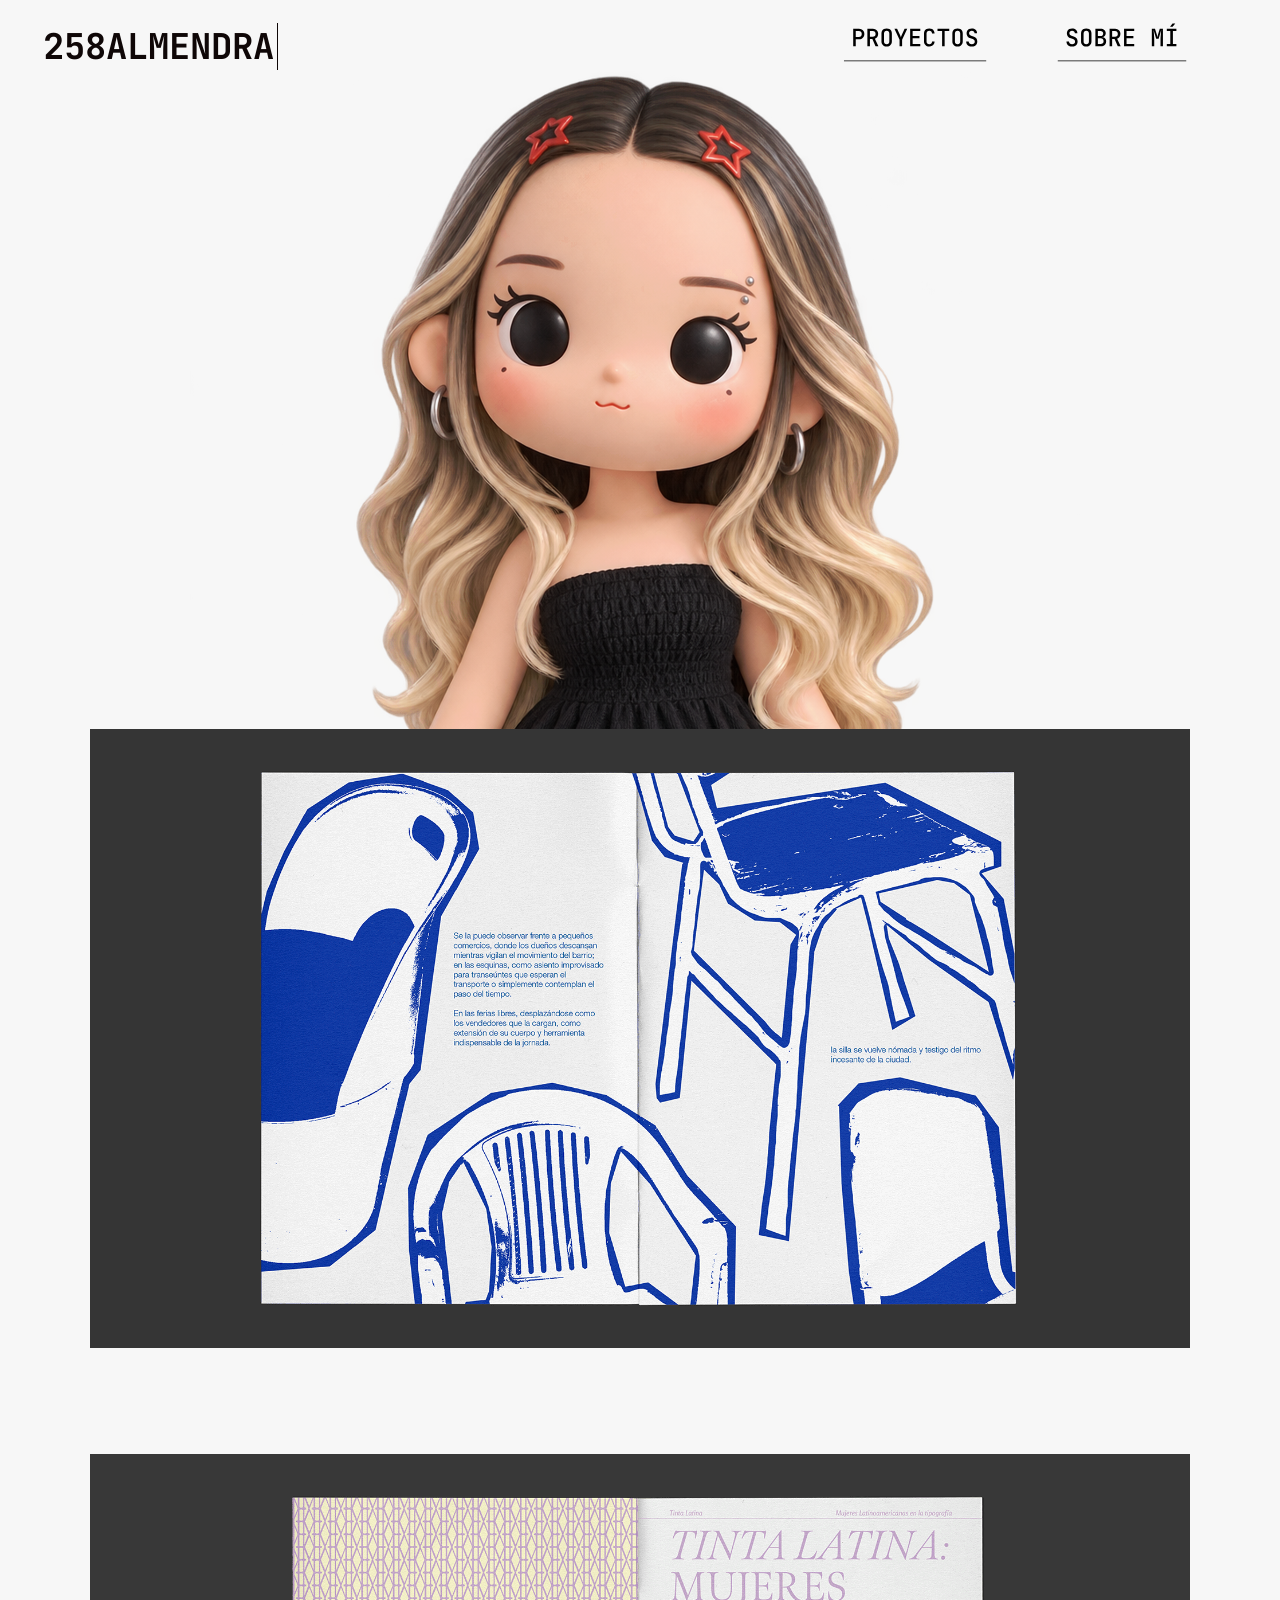
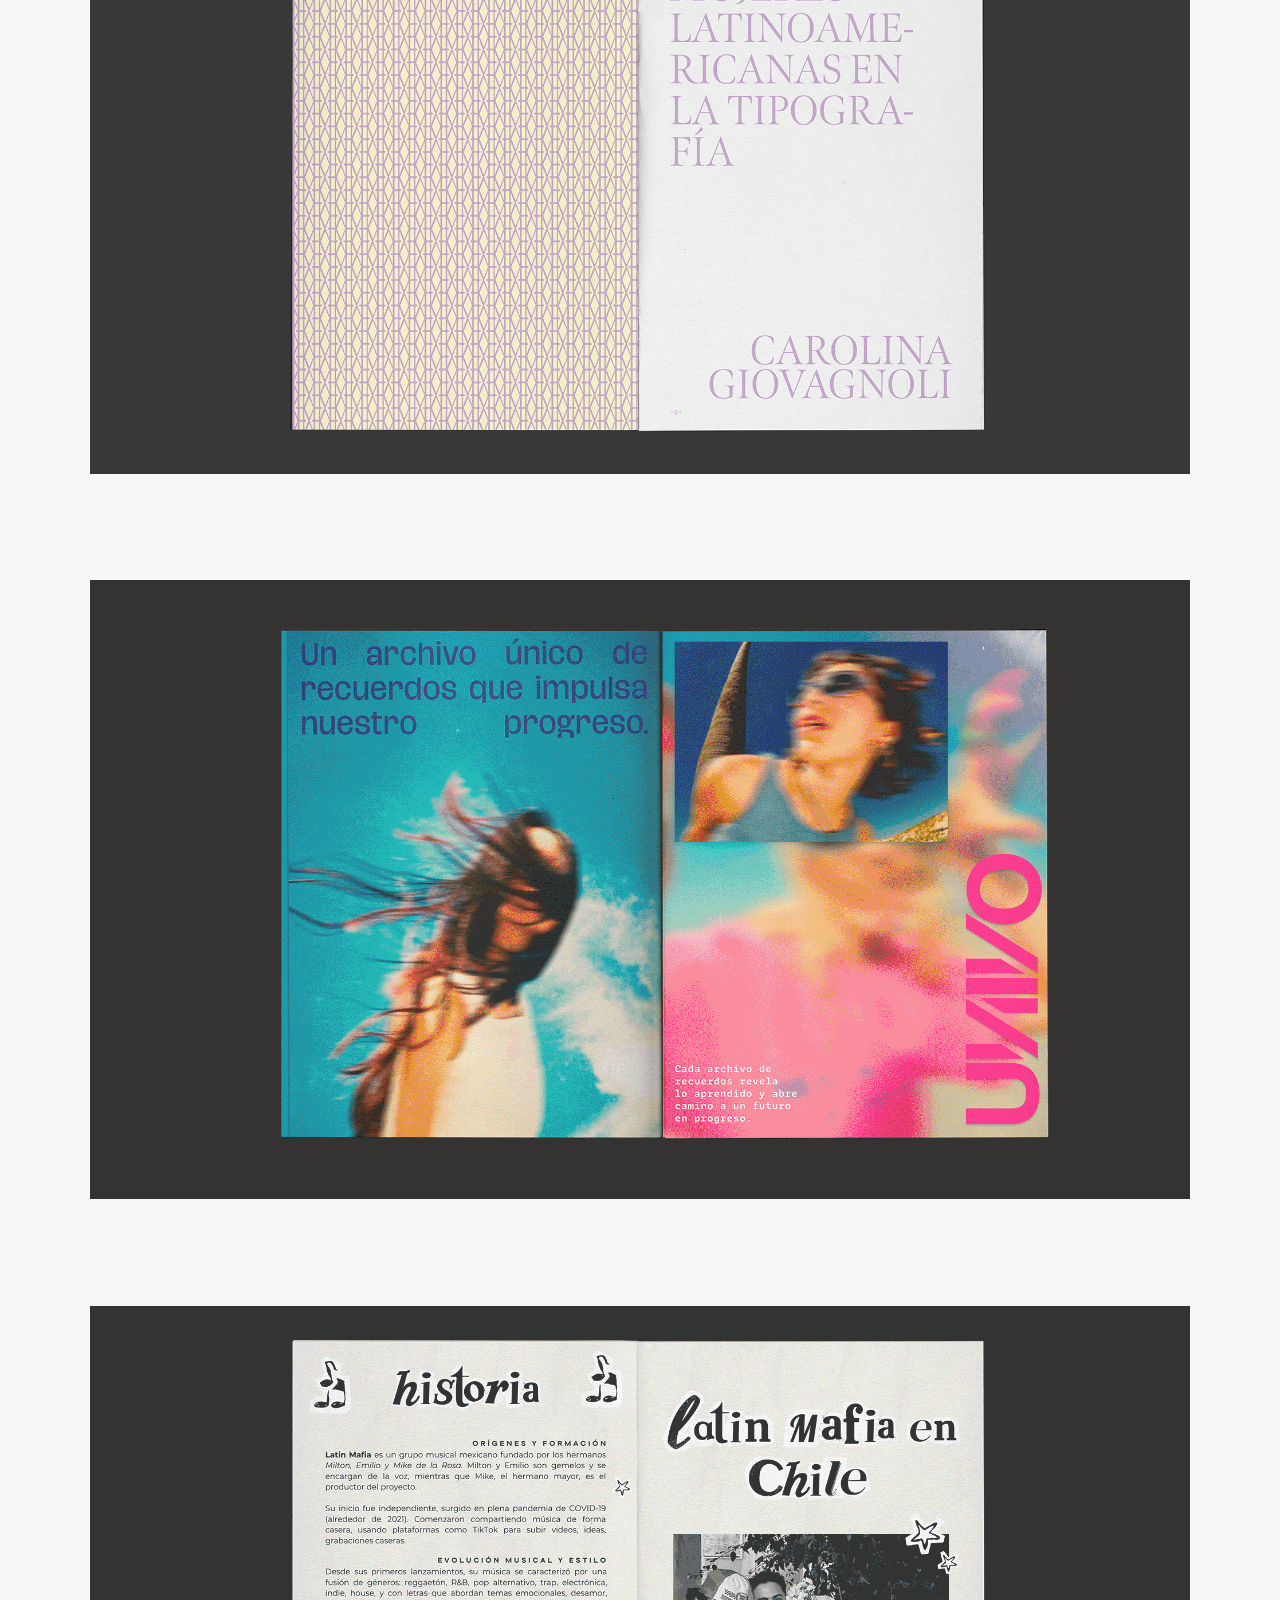
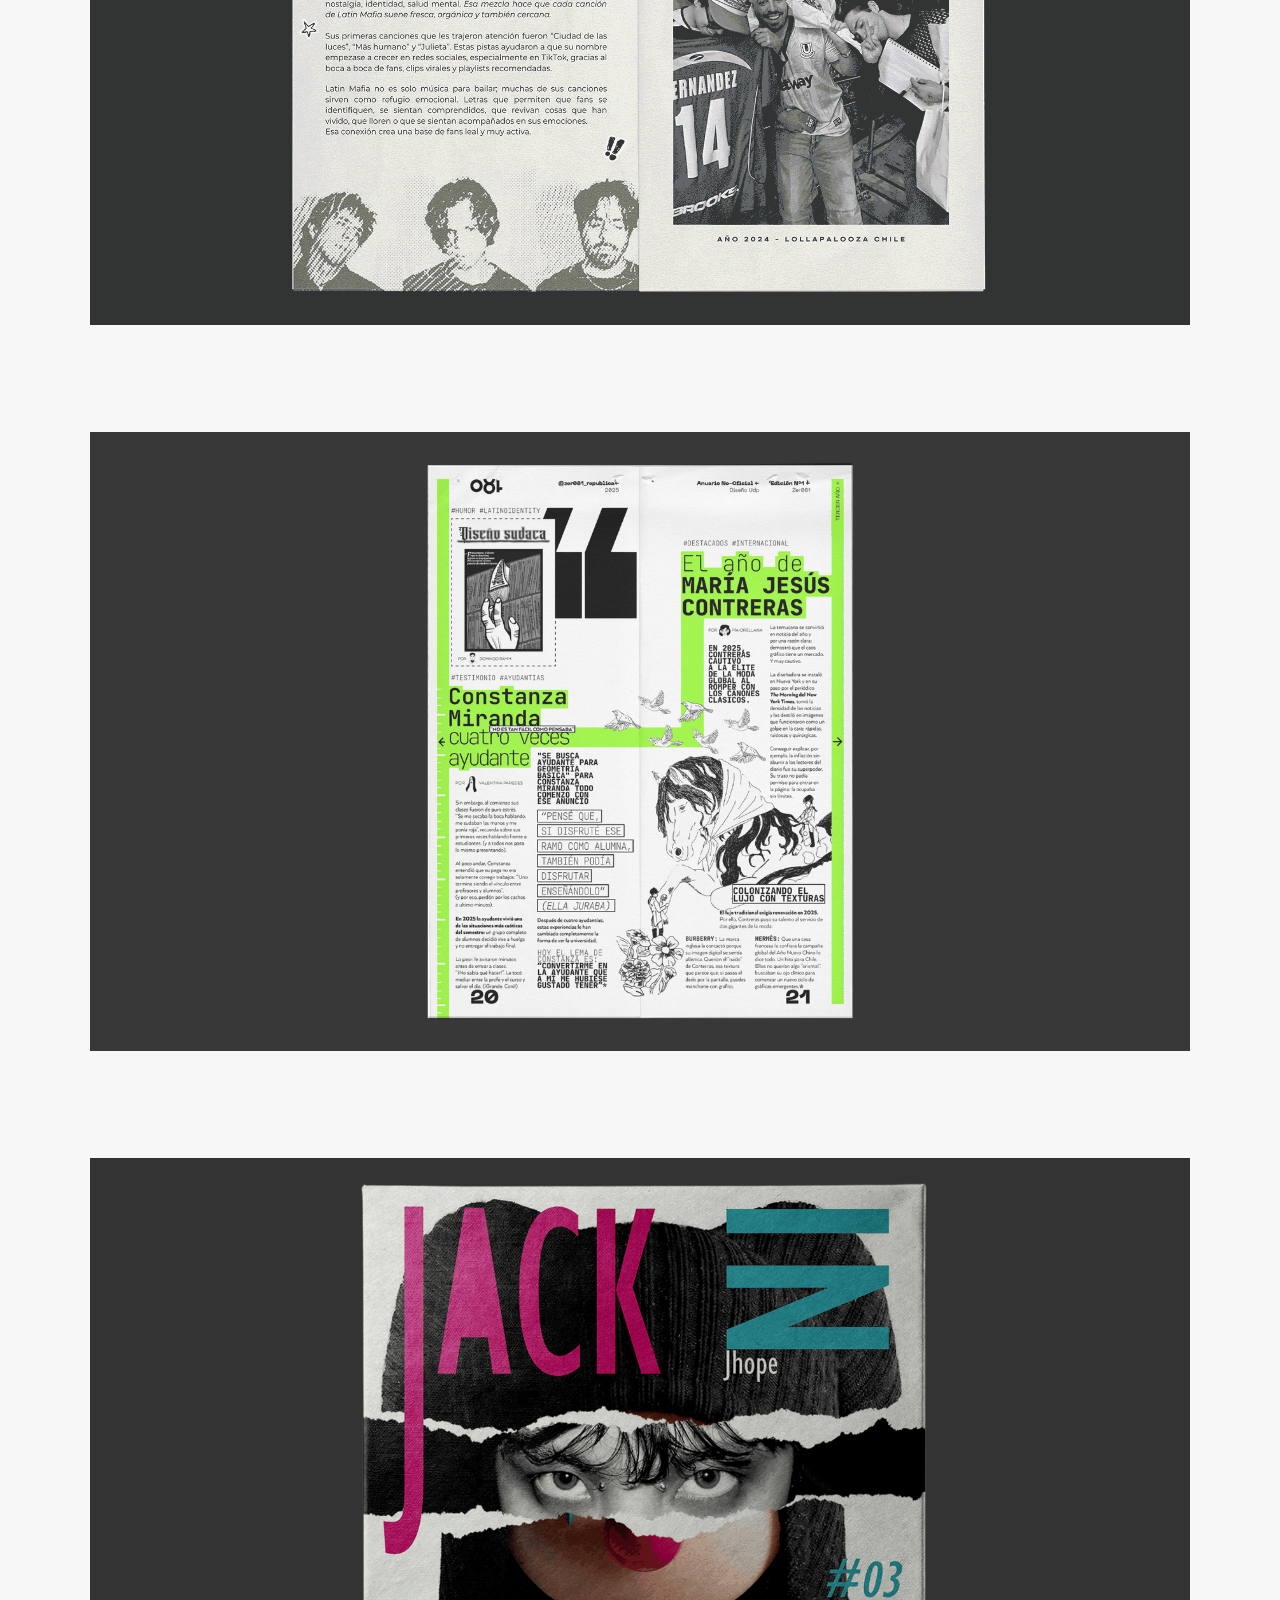
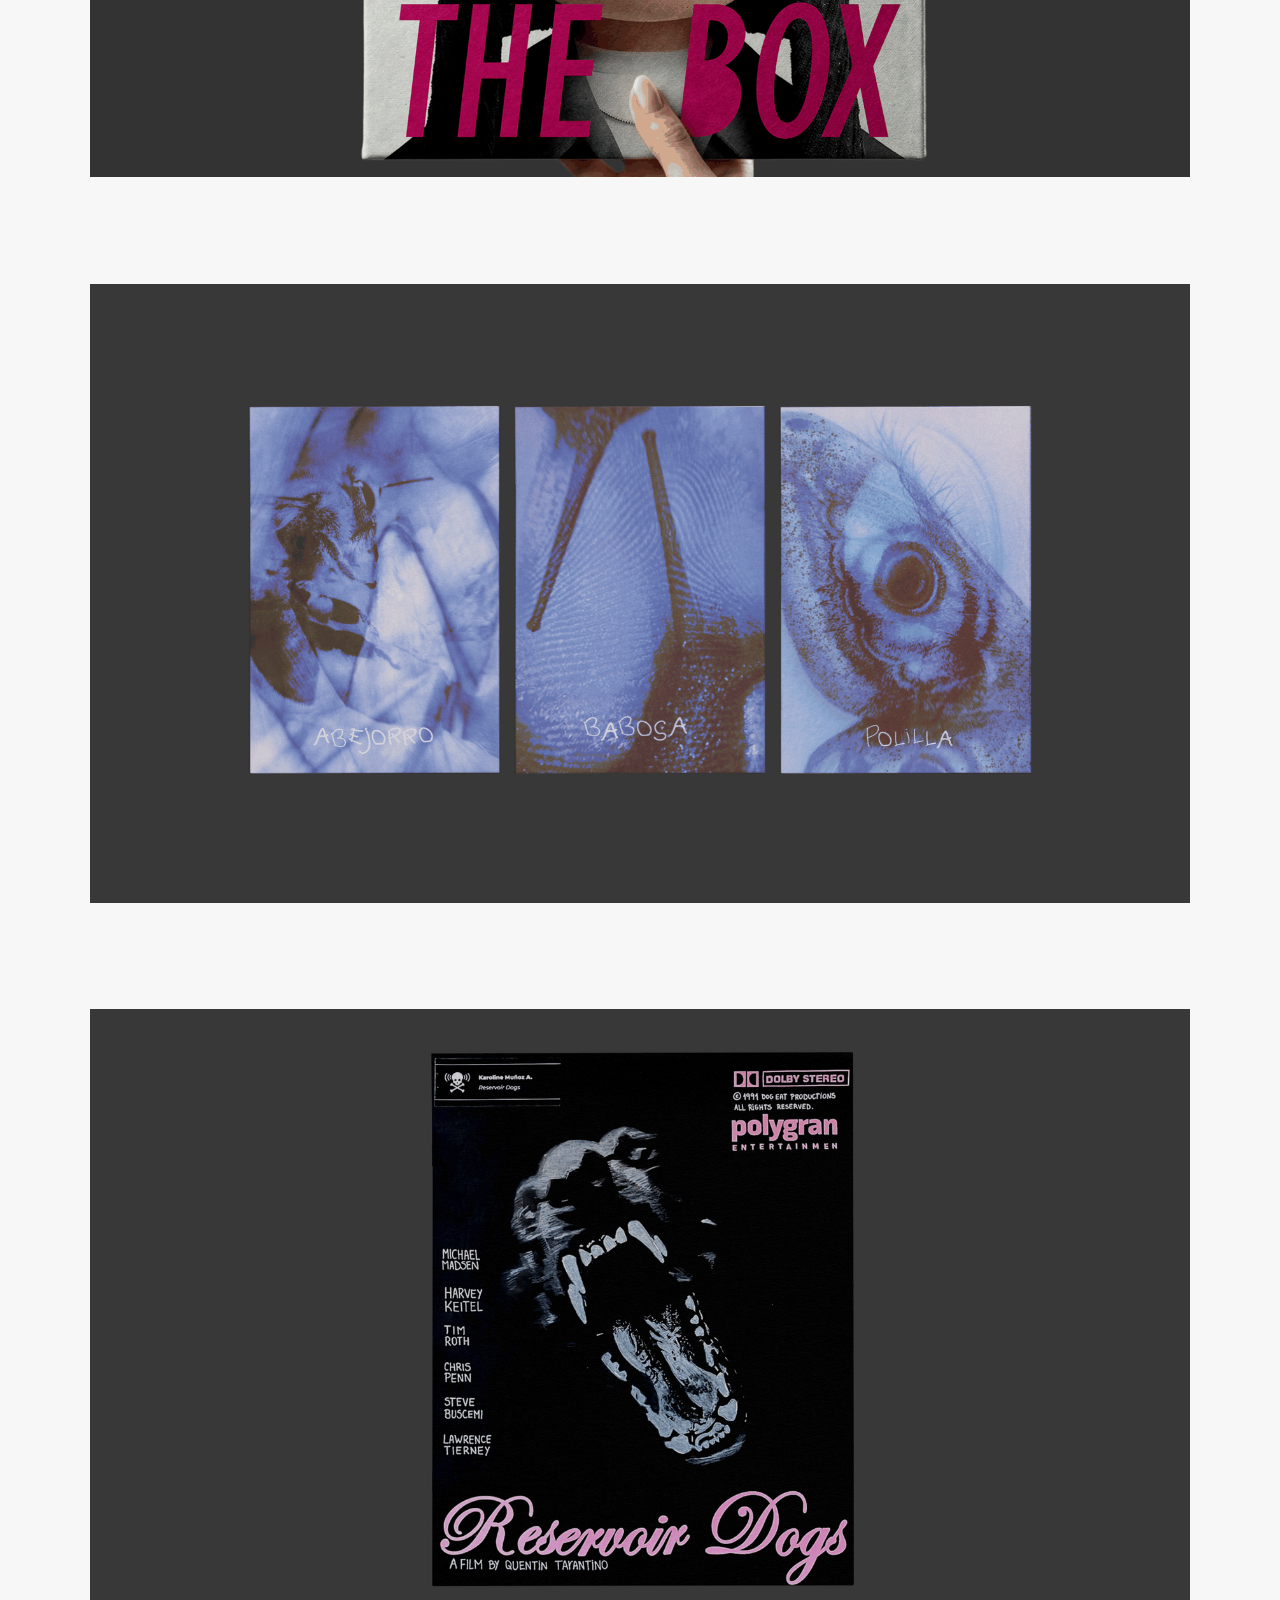
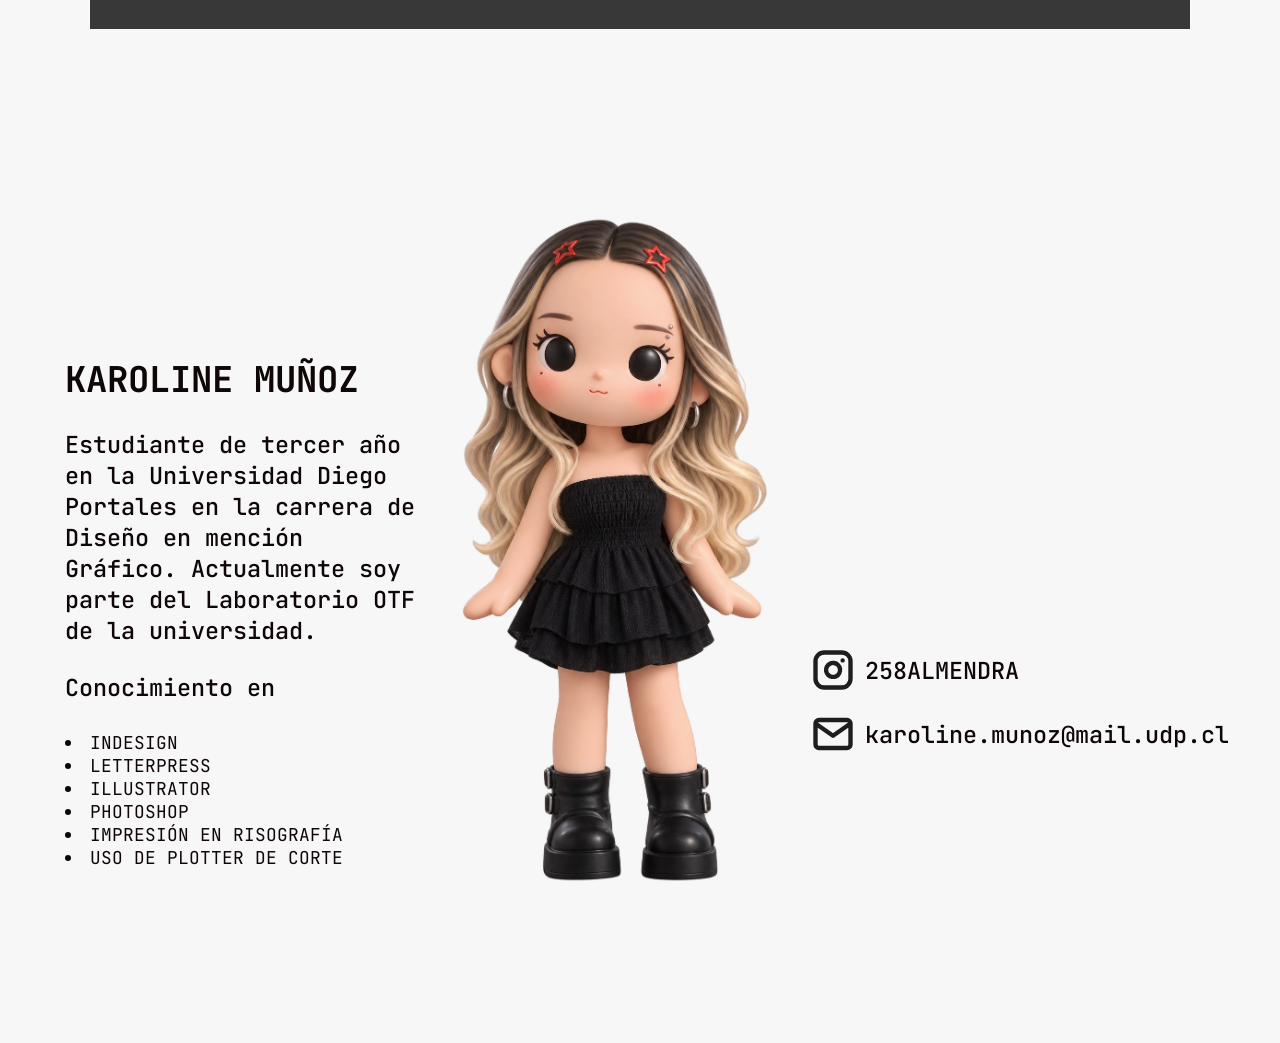
<file: index.html>
<!DOCTYPE html>
<html lang="es">
<head>
  <meta charset="UTF-8">
  <meta name="viewport" content="width=device-width, initial-scale=1.0">
  <title>Karoline Muñoz | Portafolio</title>
  <link rel="stylesheet" href="styles.css">
</head>

<body>
  <header class="cabecera">
    <a class="logo" href="index.html">258ALMENDRA</a>
    <a class="bajar" href="#proyectos">
      <img src="bajar.svg" alt="Bajar a los proyectos" width="48" height="48">
    </a>
    <nav>
     <a class="nav-proyectos" href="#proyectos">
        <img class="normal" src="proyectos.svg" alt="Proyectos" width="226" height="64">
        <img class="hover" src="proyectos-hover.svg" alt="" width="226" height="64">
      </a>
      <a class="nav-sobre-mi" href="#sobre-mi">
        <img class="normal" src="sobre-mi.svg" alt="Sobre mí" width="259" height="64">
        <img class="hover" src="sobre-mi-hover.svg" alt="" width="259" height="64">
      </a>
    </nav>
  </header>

  <main>
    <section class="portada">
      <img src="karoline.primera.png" alt="Portada del portafolio de Karoline Muñoz">
    </section>

    <section class="proyectos" id="proyectos">
      <a class="proyecto" href="proyecto-01.html">
        <img src="proyecto-01.gif" alt="Fanzine: Pausa urbana">
      </a>
      <a class="proyecto" href="proyecto-02.html">
        <img src="proyecto-02.gif" alt="Plaquette: Tinta latina">
      </a>
      <a class="proyecto" href="proyecto-03.html">
        <img src="proyecto-03.gif" alt="Marca: Univo">
      </a>
      <a class="proyecto" href="proyecto-04.html">
        <img src="proyecto-04.gif" alt="Bitácora: Latin Mafia">
      </a>
      <a class="proyecto" href="proyecto-05.html">
        <img src="proyecto-05.png" alt="Revista 081: Doble página">
      </a>
      <a class="proyecto" href="proyecto-06.html">
        <img src="proyecto-06.png" alt="Vinilo: Jack in the box">
      </a>
      <a class="proyecto" href="proyecto-07.html">
        <img src="proyecto-07.png" alt="Cartas: Bicho raro">
      </a>
      <a class="proyecto" href="proyecto-08.html">
        <img src="proyecto-08.png" alt="Poster: Reservoir Dogs">
      </a>
    </section>

    <section class="sobre-mi" id="sobre-mi">
      <div class="presentacion">
        <h2>Karoline Muñoz</h2>
        <p>Estudiante de tercer año en la Universidad Diego Portales en la carrera de Diseño en mención Gráfico. Actualmente soy parte del Laboratorio OTF de la universidad.</p>
        <h3>Conocimiento en</h3>
        <ul>
          <li>InDesign</li>
          <li>Letterpress</li>
          <li>Illustrator</li>
          <li>Photoshop</li>
          <li>Impresión en risografía</li>
          <li>Uso de plotter de corte</li>
        </ul>
      </div>

      <img src="karoline.portada.png" alt="Muñeca de Karoline de cuerpo completo">

      <address class="contacto">
        <a href="https://instagram.com/258almendra">
          <img src="instagram.svg" alt="" width="24" height="24">
          258ALMENDRA
        </a>
        <a href="mailto:karoline.munoz@mail.udp.cl">
          <img src="mail.svg" alt="" width="24" height="24">
          karoline.munoz@mail.udp.cl
        </a>
      </address>
    </section>
  </main>
</body>
</html>
</file>
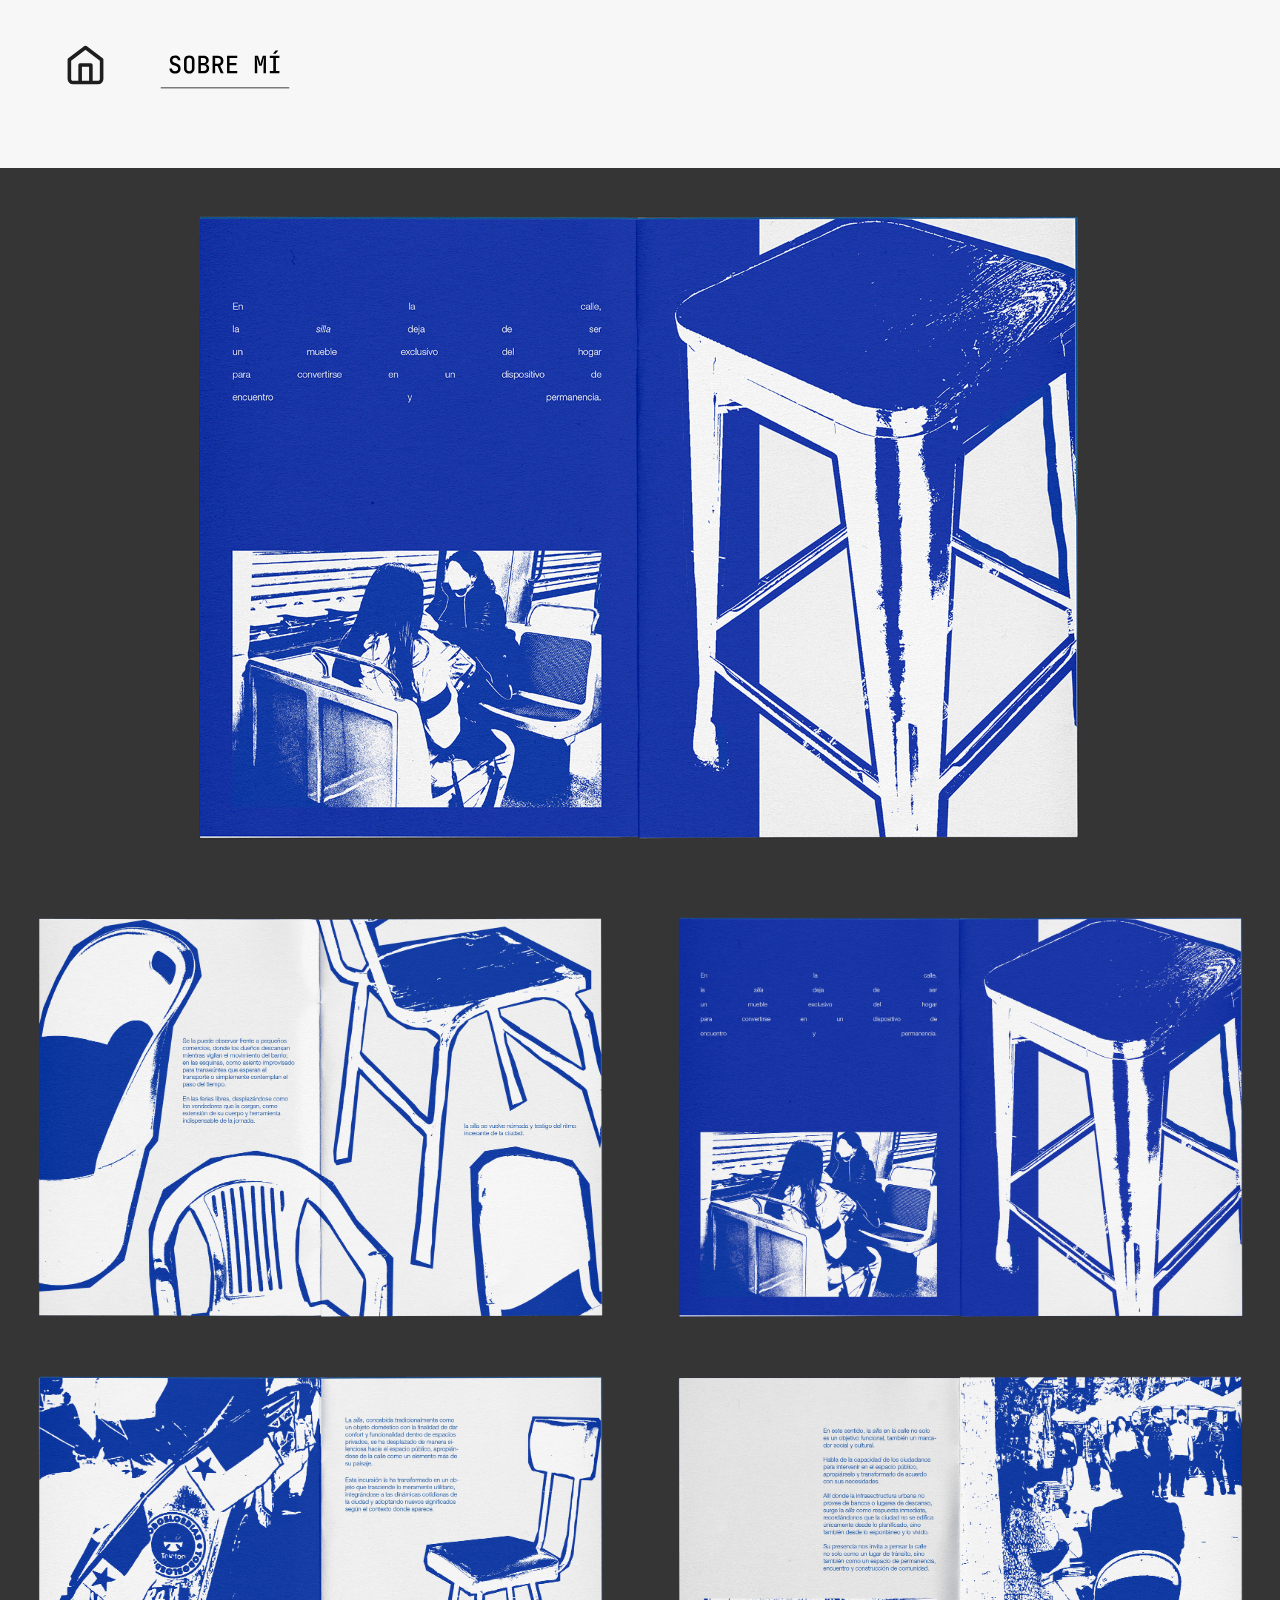
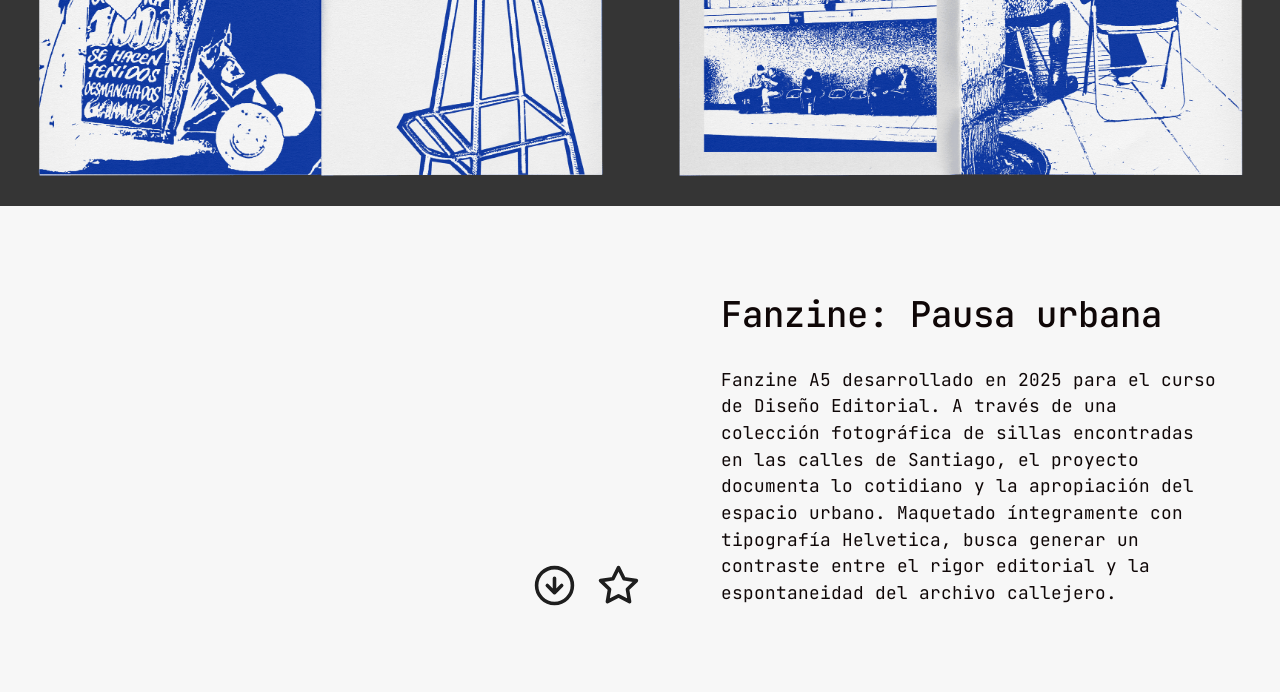
<file: proyecto-01.html>
<!DOCTYPE html>
<html lang="es">
<head>
  <meta charset="UTF-8">
  <meta name="viewport" content="width=device-width, initial-scale=1.0">
  <title>Fanzine: Pausa urbana | Karoline Muñoz</title>
  <link rel="stylesheet" href="styles.css">
</head>

<body>
  <header class="cabecera cabecera-proyecto">
    <a class="icono-home" href="index.html" aria-label="Volver al inicio">
      <img src="home.svg" alt="" width="48" height="48">
    </a>
    <nav>
      <a class="nav-sobre-mi" href="index.html#sobre-mi">
        <img class="normal" src="sobre-mi.svg" alt="Sobre mí" width="259" height="64">
        <img class="hover" src="sobre-mi-hover.svg" alt="" width="259" height="64">
      </a>
    </nav>
  </header>

  <main class="detalle">
    <section class="galeria">
      <img class="completa" src="proyecto-01.gif" alt="Fanzine: Pausa urbana, imagen 1">
      <img class="mitad" src="silla 2.1.png" alt="Fanzine: Pausa urbana, imagen 2">
      <img class="mitad" src="silla2.png" alt="Fanzine: Pausa urbana, imagen 3">
      <img class="mitad" src="sillas4.png" alt="Fanzine: Pausa urbana, imagen 4">
      <img class="mitad" src="silla1.png" alt="Fanzine: Pausa urbana, imagen 5">
    </section>

    <section class="detalle-info">
      <div class="acciones">
        <a class="icono" href="proyecto-01.gif" download aria-label="Descargar imagen del proyecto">
          <img class="normal" src="descargar.svg" alt="" width="48" height="48">
          <img class="hover" src="descargar-hover.svg" alt="" width="48" height="48">
        </a>
        <label class="icono estrella" aria-label="Marcar como favorito">
          <input type="checkbox">
          <img class="normal" src="estrella.svg" alt="" width="48" height="48">
          <img class="activa" src="estrella-activa.svg" alt="" width="48" height="48">
        </label>
      </div>
      <div class="texto-proyecto">
        <h1>Fanzine: Pausa urbana</h1>
        <p>Fanzine A5 desarrollado en 2025 para el curso de Diseño Editorial. A través de una colección fotográfica de sillas encontradas en las calles de Santiago, el proyecto documenta lo cotidiano y la apropiación del espacio urbano. Maquetado íntegramente con tipografía Helvetica, busca generar un contraste entre el rigor editorial y la espontaneidad del archivo callejero.</p>
      </div>
    </section>
  </main>
</body>
</html>
</file>
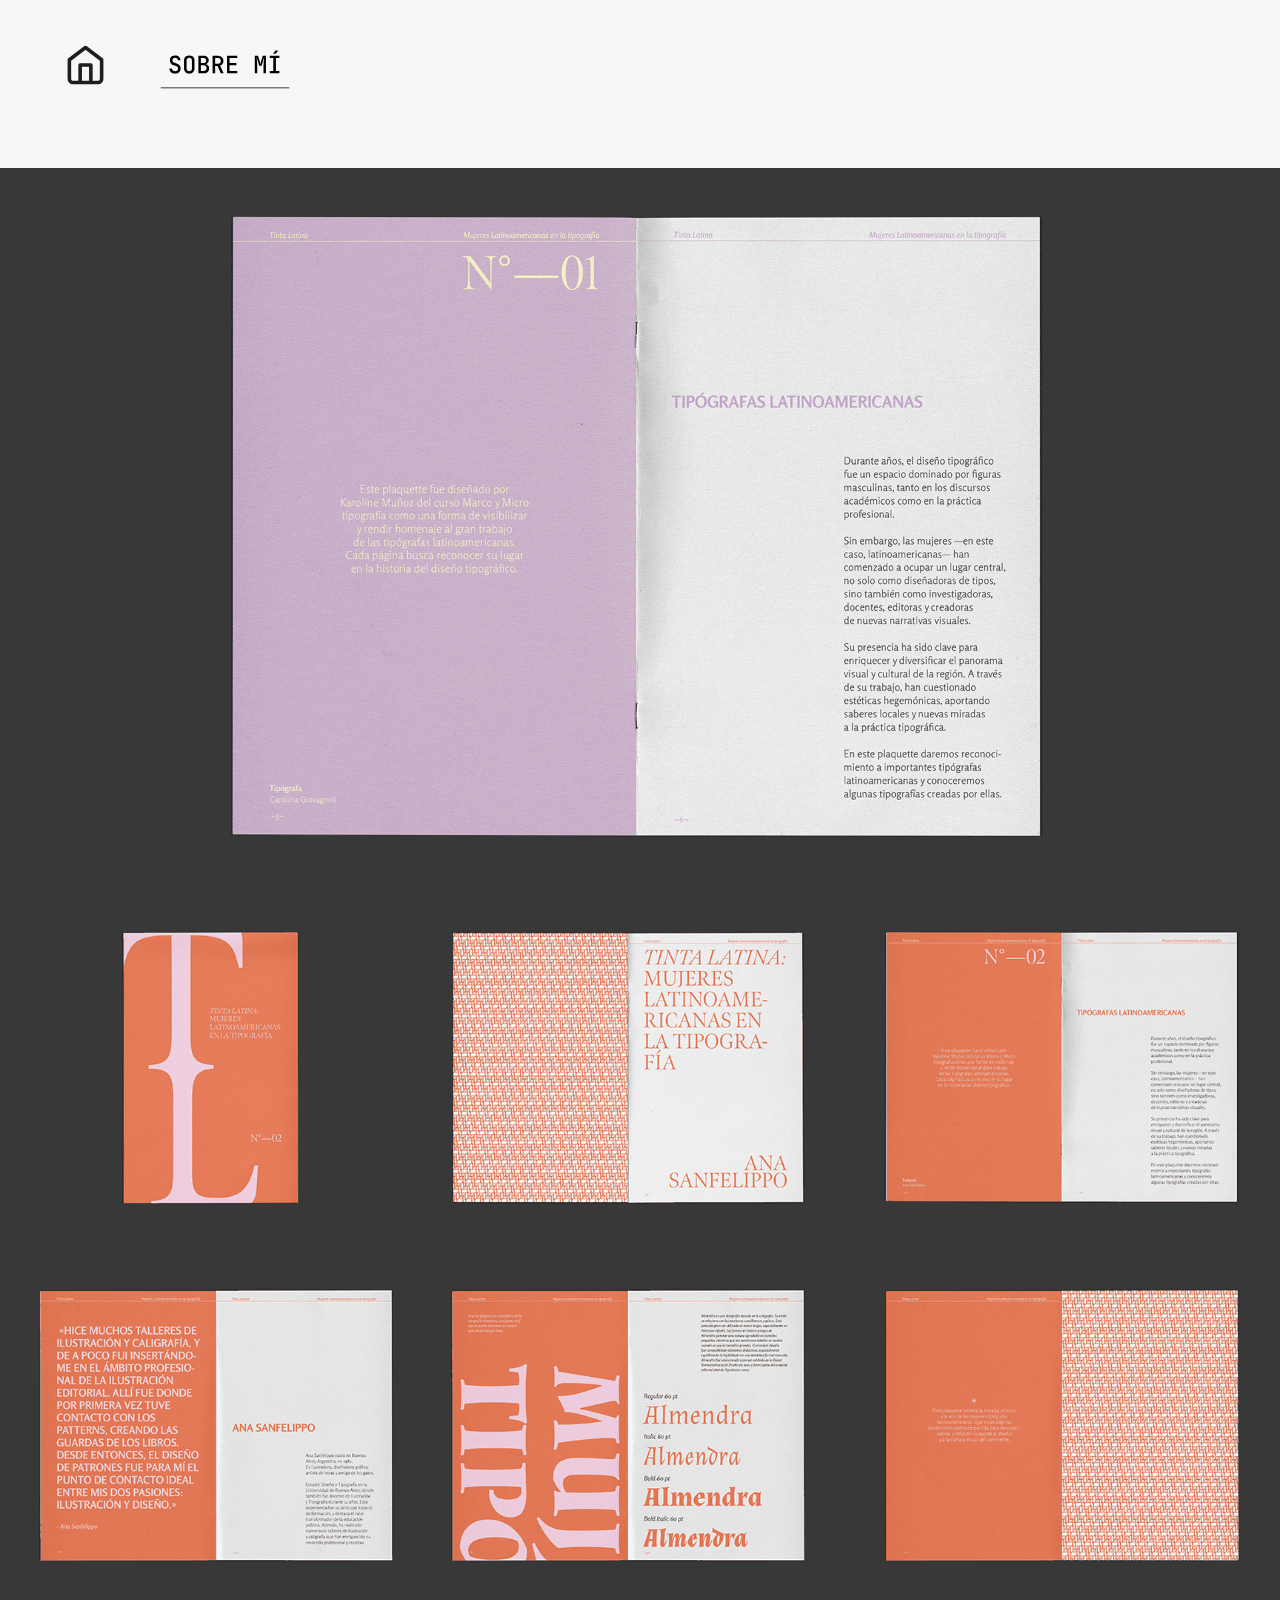
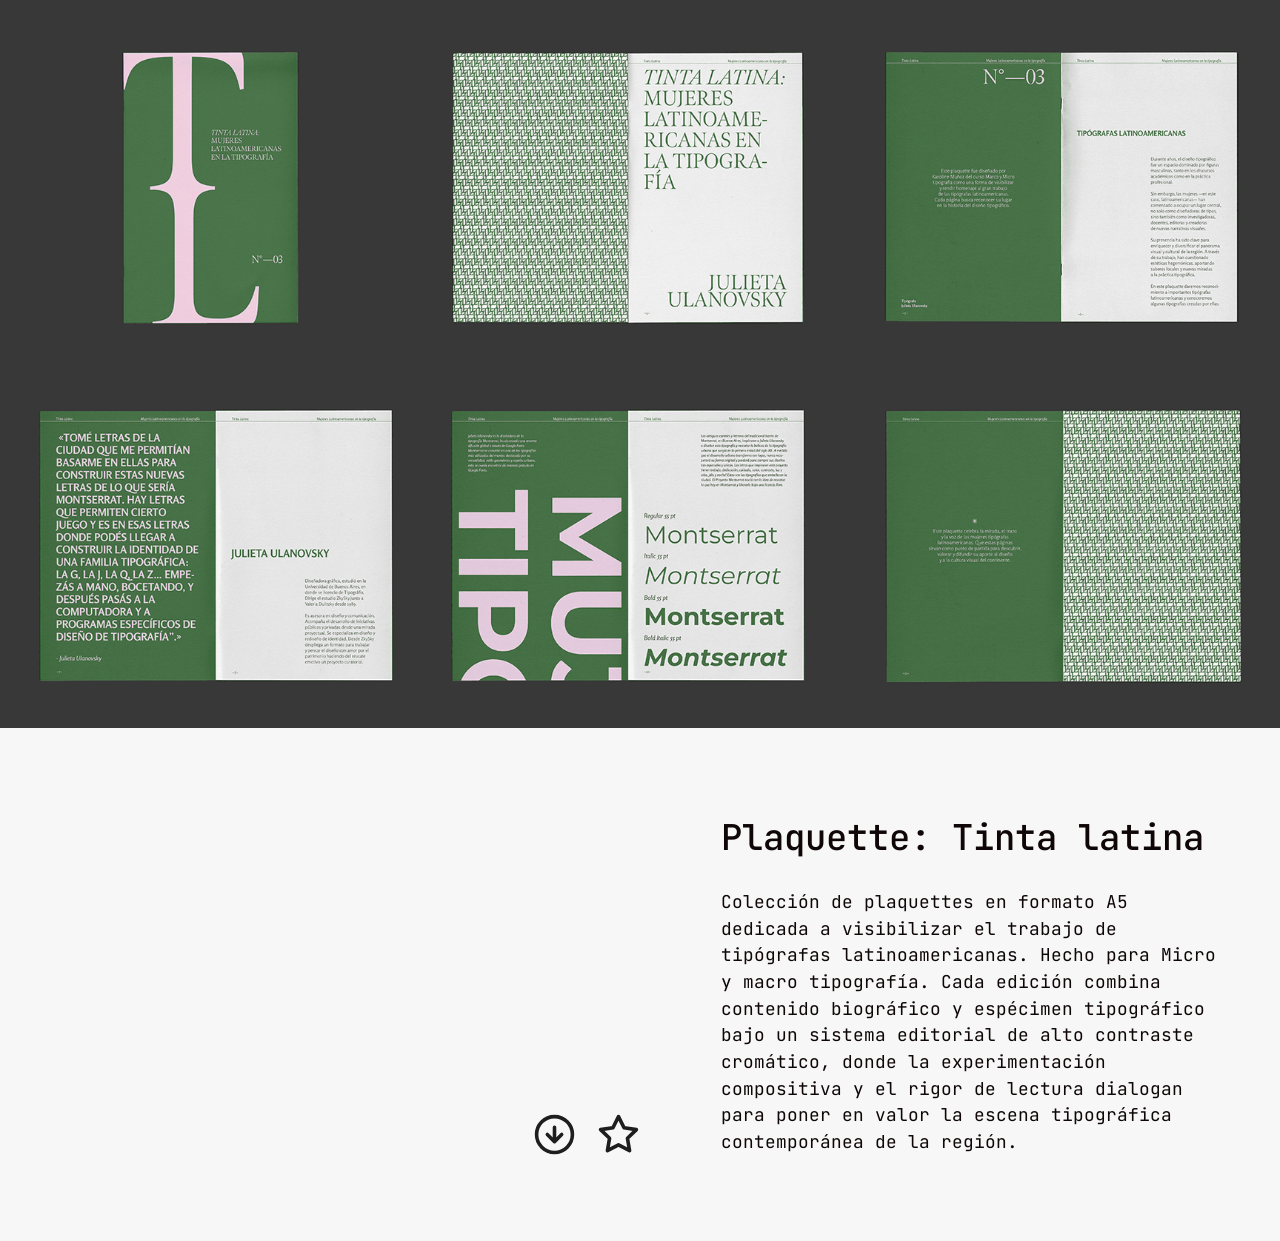
<file: proyecto-02.html>
<!DOCTYPE html>
<html lang="es">
<head>
  <meta charset="UTF-8">
  <meta name="viewport" content="width=device-width, initial-scale=1.0">
  <title>Plaquette: Tinta latina | Karoline Muñoz</title>
  <link rel="stylesheet" href="styles.css">
</head>

<body>
  <header class="cabecera cabecera-proyecto">
    <a class="icono-home" href="index.html" aria-label="Volver al inicio">
      <img src="home.svg" alt="" width="48" height="48">
    </a>
    <nav>
      <a class="nav-sobre-mi" href="index.html#sobre-mi">
        <img class="normal" src="sobre-mi.svg" alt="Sobre mí" width="259" height="64">
        <img class="hover" src="sobre-mi-hover.svg" alt="" width="259" height="64">
      </a>
    </nav>
  </header>

  <main class="detalle">
    <section class="galeria">
      <img class="completa" src="proyecto-02.gif" alt="Plaquette: Tinta latina, imagen 1">
      <img class="completa" src="plaquette1.png" alt="Plaquette: Tinta latina, imagen 2">
      <img class="completa" src="REVISTA1.png" alt="Plaquette: Tinta latina, imagen 3">
    </section>

    <section class="detalle-info">
      <div class="acciones">
        <a class="icono" href="proyecto-02.gif" download aria-label="Descargar imagen del proyecto">
          <img class="normal" src="descargar.svg" alt="" width="48" height="48">
          <img class="hover" src="descargar-hover.svg" alt="" width="48" height="48">
        </a>
        <label class="icono estrella" aria-label="Marcar como favorito">
          <input type="checkbox">
          <img class="normal" src="estrella.svg" alt="" width="48" height="48">
          <img class="activa" src="estrella-activa.svg" alt="" width="48" height="48">
        </label>
      </div>
      <div class="texto-proyecto">
        <h1>Plaquette: Tinta latina</h1>
        <p>Colección de plaquettes en formato A5 dedicada a visibilizar el trabajo de tipógrafas latinoamericanas. Hecho para Micro y macro tipografía. Cada edición combina contenido biográfico y espécimen tipográfico bajo un sistema editorial de alto contraste cromático, donde la experimentación compositiva y el rigor de lectura dialogan para poner en valor la escena tipográfica contemporánea de la región.</p>
      </div>
    </section>
  </main>
</body>
</html>
</file>
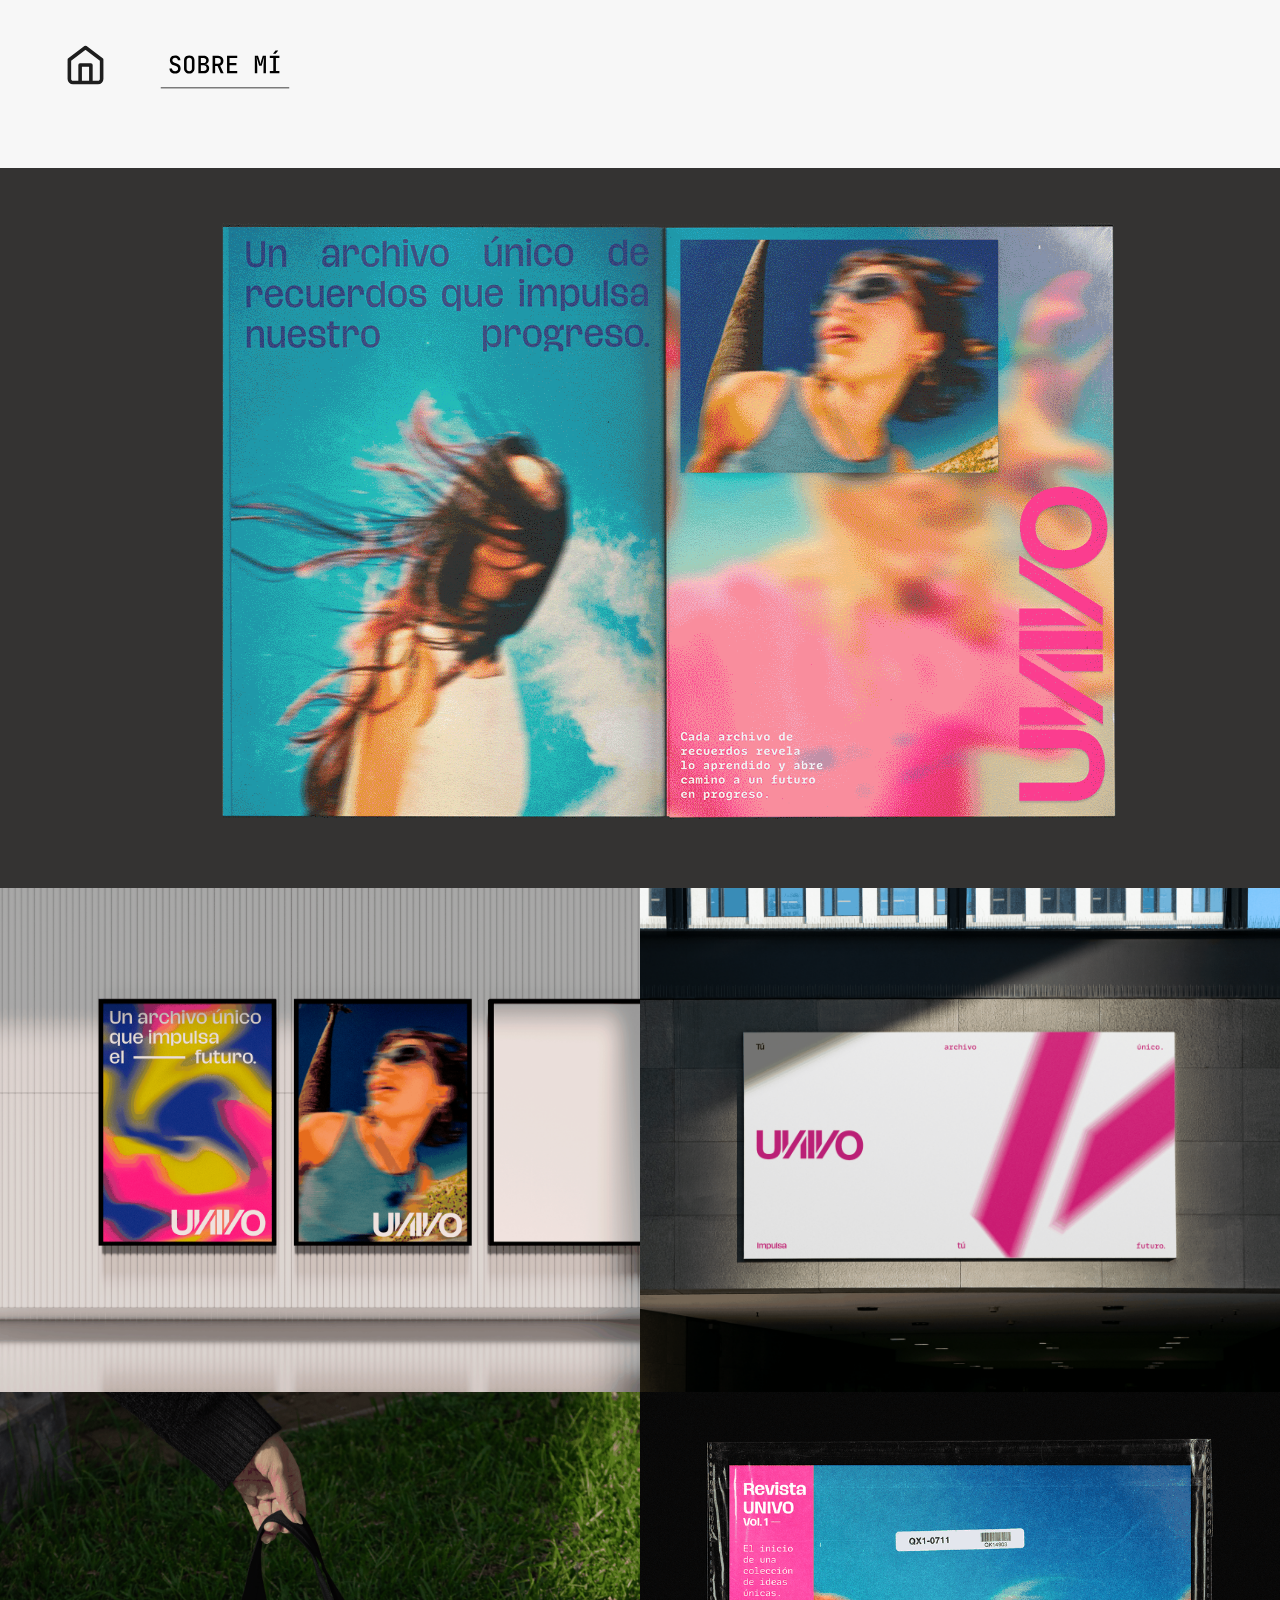
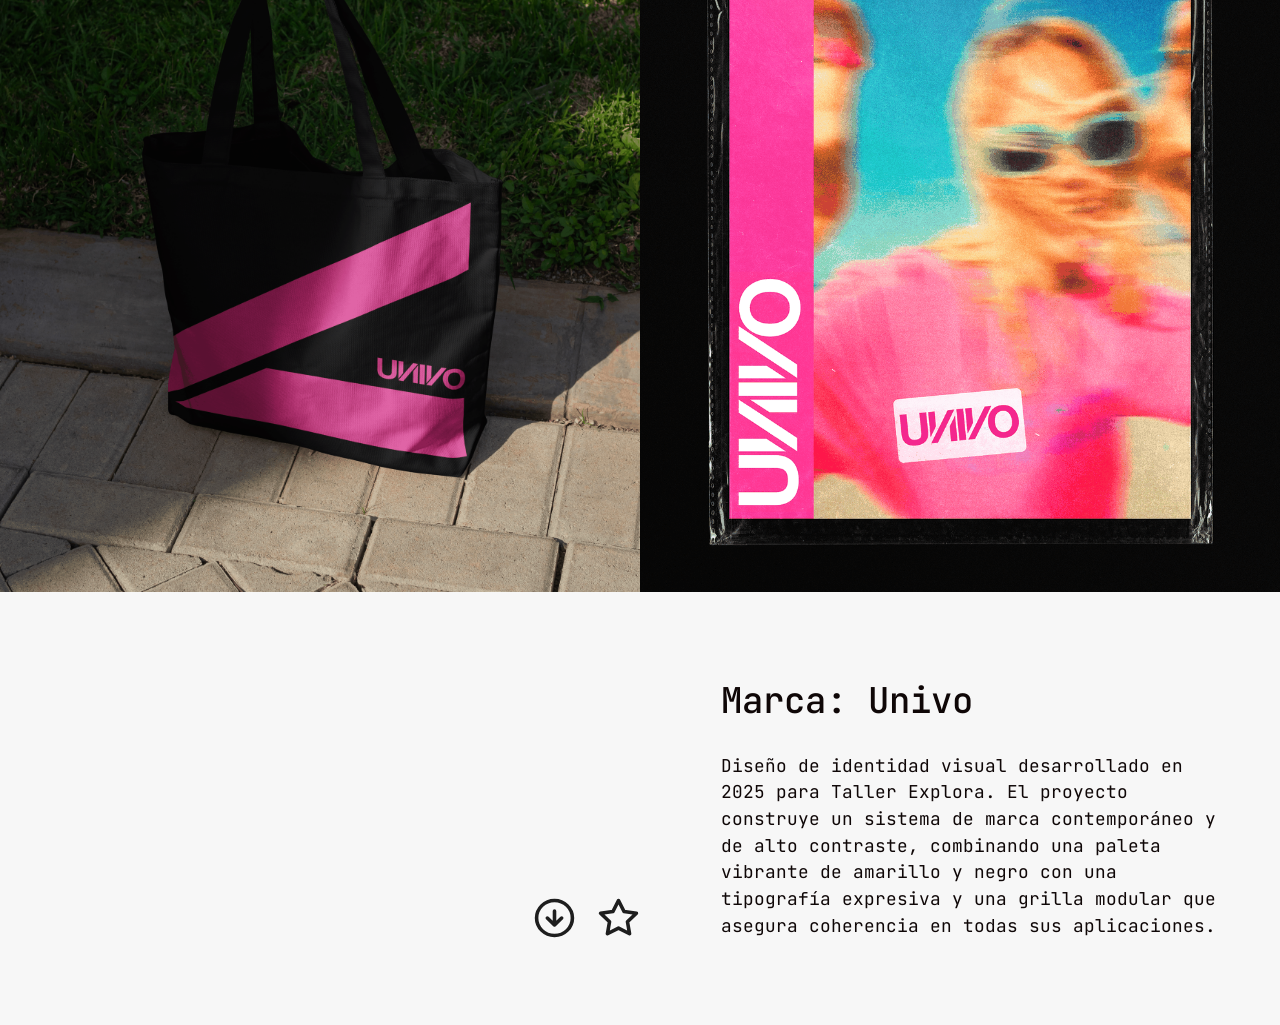
<file: proyecto-03.html>
<!DOCTYPE html>
<html lang="es">
<head>
  <meta charset="UTF-8">
  <meta name="viewport" content="width=device-width, initial-scale=1.0">
  <title>Marca: Univo | Karoline Muñoz</title>
  <link rel="stylesheet" href="styles.css">
</head>

<body>
  <header class="cabecera cabecera-proyecto">
    <a class="icono-home" href="index.html" aria-label="Volver al inicio">
      <img src="home.svg" alt="" width="48" height="48">
    </a>
    <nav>
      <a class="nav-sobre-mi" href="index.html#sobre-mi">
        <img class="normal" src="sobre-mi.svg" alt="Sobre mí" width="259" height="64">
        <img class="hover" src="sobre-mi-hover.svg" alt="" width="259" height="64">
      </a>
    </nav>
  </header>

  <main class="detalle">
    <section class="galeria">
      <img class="completa" src="proyecto-03.gif" alt="Marca: Univo, imagen 1">
      <img class="mitad" src="univo1.png" alt="Marca: Univo, imagen 2">
      <img class="mitad" src="univo2.png" alt="Marca: Univo, imagen 3">
      <img class="mitad" src="univo3.png" alt="Marca: Univo, imagen 4">
      <img class="mitad" src="univo4.png" alt="Marca: Univo, imagen 5">
    </section>

    <section class="detalle-info">
      <div class="acciones">
        <a class="icono" href="proyecto-03.gif" download aria-label="Descargar imagen del proyecto">
          <img class="normal" src="descargar.svg" alt="" width="48" height="48">
          <img class="hover" src="descargar-hover.svg" alt="" width="48" height="48">
        </a>
        <label class="icono estrella" aria-label="Marcar como favorito">
          <input type="checkbox">
          <img class="normal" src="estrella.svg" alt="" width="48" height="48">
          <img class="activa" src="estrella-activa.svg" alt="" width="48" height="48">
        </label>
      </div>
      <div class="texto-proyecto">
        <h1>Marca: Univo</h1>
        <p>Diseño de identidad visual desarrollado en 2025 para Taller Explora. El proyecto construye un sistema de marca contemporáneo y de alto contraste, combinando una paleta vibrante de amarillo y negro con una tipografía expresiva y una grilla modular que asegura coherencia en todas sus aplicaciones.</p>
      </div>
    </section>
  </main>
</body>
</html>
</file>
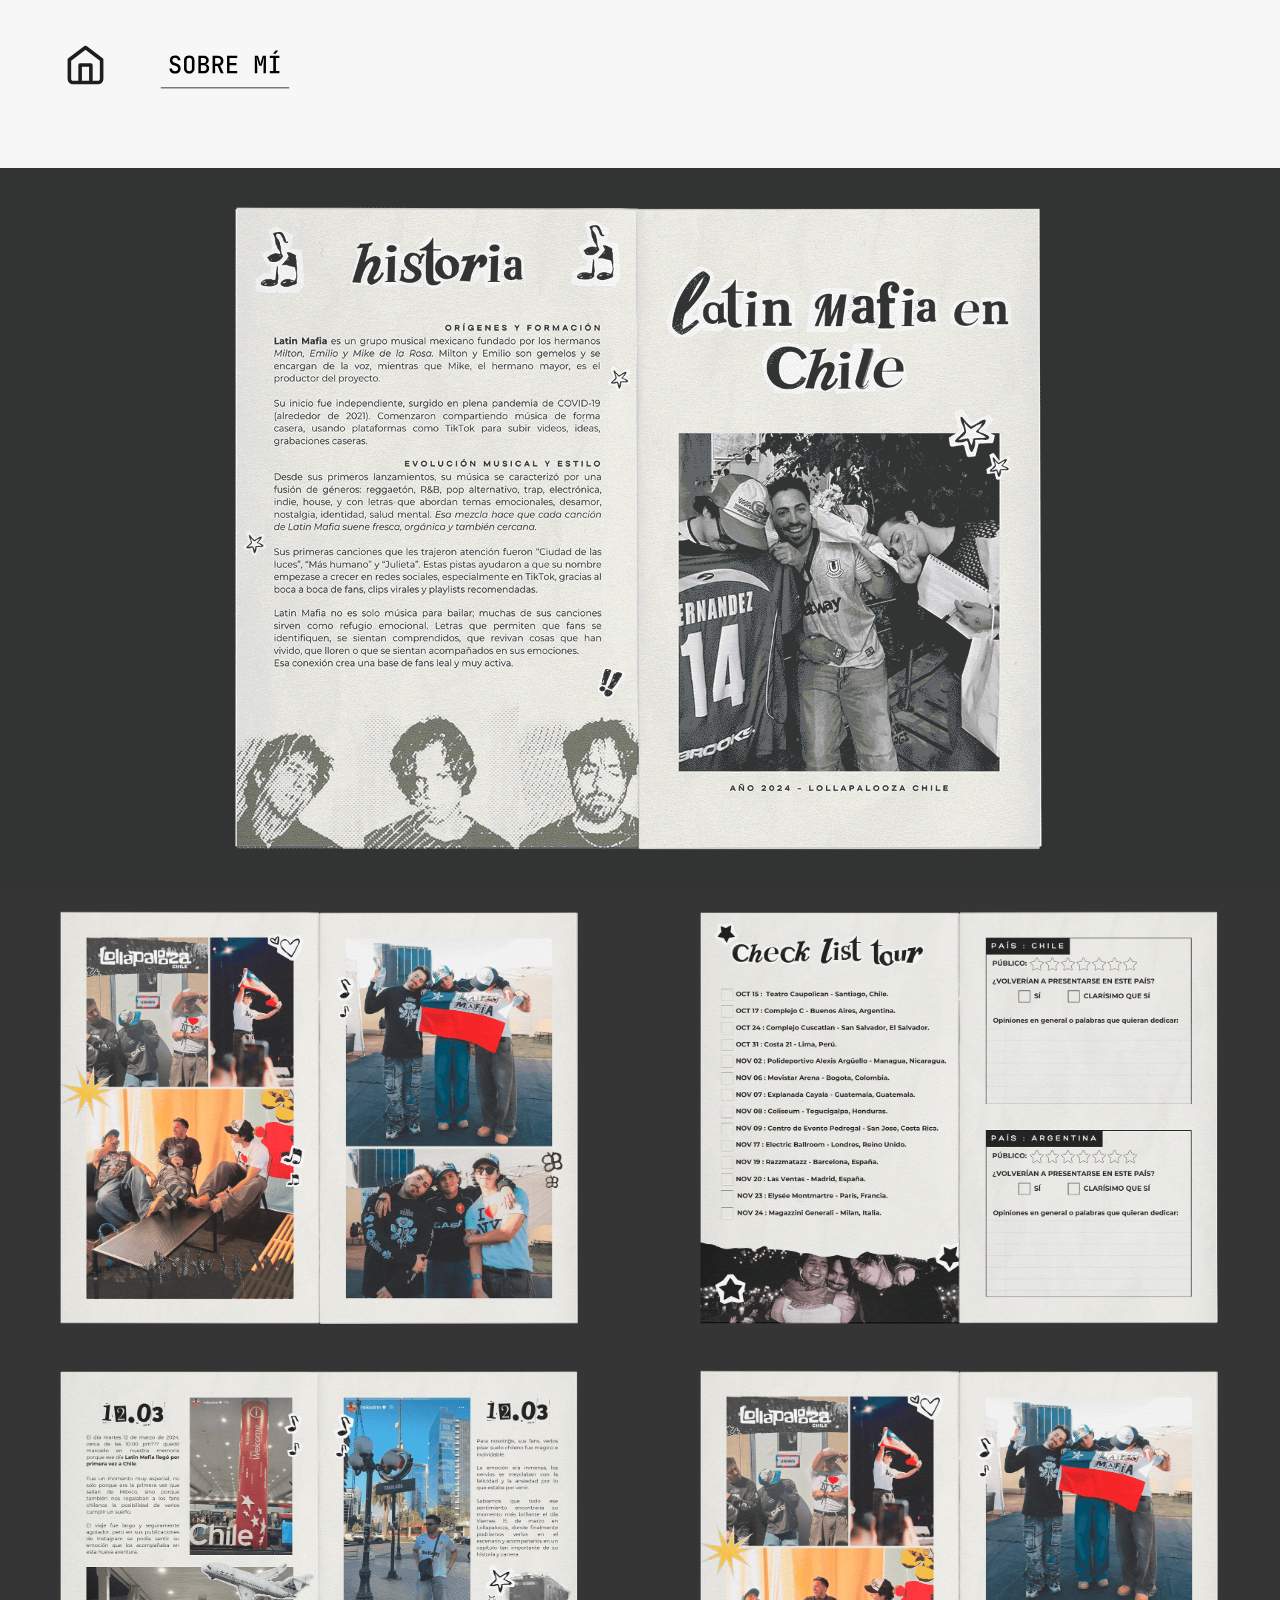
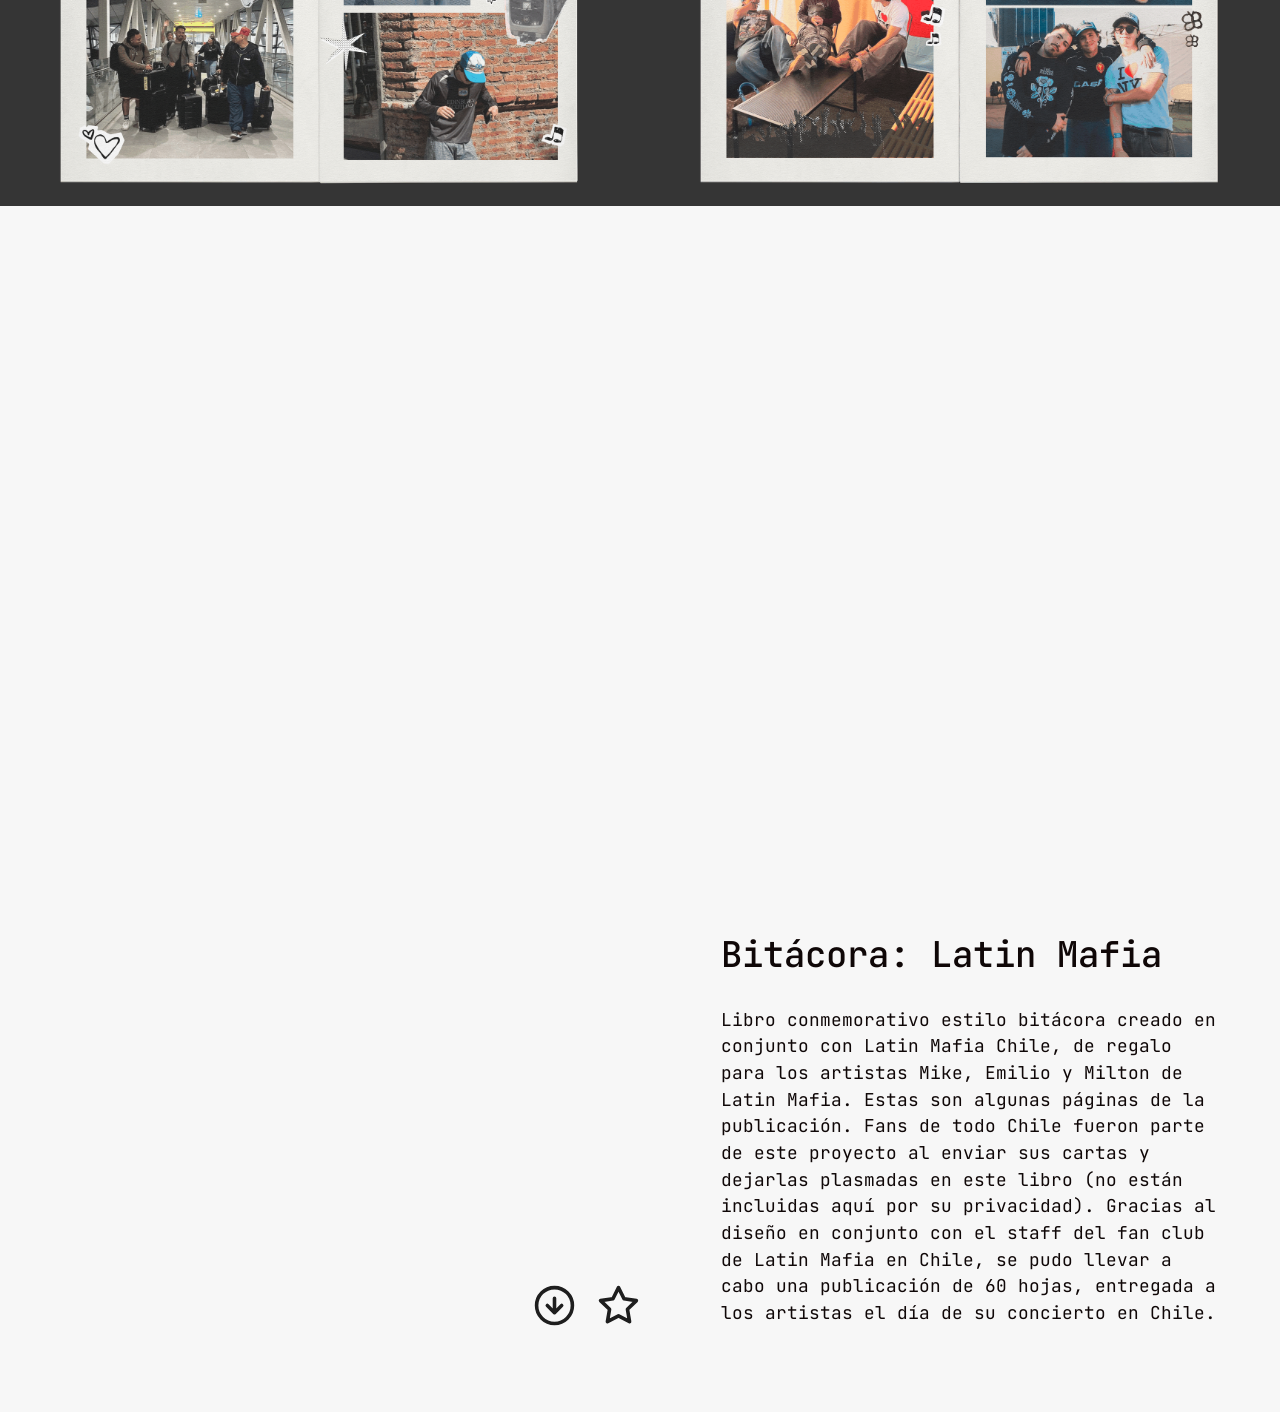
<file: proyecto-04.html>
<!DOCTYPE html>
<html lang="es">
<head>
  <meta charset="UTF-8">
  <meta name="viewport" content="width=device-width, initial-scale=1.0">
  <title>Bitácora: Latin Mafia | Karoline Muñoz</title>
  <link rel="stylesheet" href="styles.css">
</head>

<body>
  <header class="cabecera cabecera-proyecto">
    <a class="icono-home" href="index.html" aria-label="Volver al inicio">
      <img src="home.svg" alt="" width="48" height="48">
    </a>
    <nav>
      <a class="nav-sobre-mi" href="index.html#sobre-mi">
        <img class="normal" src="sobre-mi.svg" alt="Sobre mí" width="259" height="64">
        <img class="hover" src="sobre-mi-hover.svg" alt="" width="259" height="64">
      </a>
    </nav>
  </header>

  <main class="detalle">
    <section class="galeria">
      <img class="completa" src="proyecto-04.gif" alt="Bitácora: Latin Mafia, imagen 1">
      <img class="mitad" src="lm4.png" alt="Bitácora: Latin Mafia, imagen 2">
      <img class="mitad" src="lm7.png" alt="Bitácora: Latin Mafia, imagen 3">
      <img class="mitad" src="lm2.png" alt="Bitácora: Latin Mafia, imagen 4">
      <img class="mitad" src="lm4.png" alt="Bitácora: Latin Mafia, imagen 5">
      <video class="completa" src="video.mp4" autoplay muted loop playsinline></video>
    </section>

    <section class="detalle-info">
      <div class="acciones">
        <a class="icono" href="proyecto-04.gif" download aria-label="Descargar imagen del proyecto">
          <img class="normal" src="descargar.svg" alt="" width="48" height="48">
          <img class="hover" src="descargar-hover.svg" alt="" width="48" height="48">
        </a>
        <label class="icono estrella" aria-label="Marcar como favorito">
          <input type="checkbox">
          <img class="normal" src="estrella.svg" alt="" width="48" height="48">
          <img class="activa" src="estrella-activa.svg" alt="" width="48" height="48">
        </label>
      </div>
      <div class="texto-proyecto">
        <h1>Bitácora: Latin Mafia</h1>
        <p>Libro conmemorativo estilo bitácora creado en conjunto con Latin Mafia Chile, de regalo para los artistas Mike, Emilio y Milton de Latin Mafia. Estas son algunas páginas de la publicación. Fans de todo Chile fueron parte de este proyecto al enviar sus cartas y dejarlas plasmadas en este libro (no están incluidas aquí por su privacidad). Gracias al diseño en conjunto con el staff del fan club de Latin Mafia en Chile, se pudo llevar a cabo una publicación de 60 hojas, entregada a los artistas el día de su concierto en Chile.</p>
      </div>
    </section>
  </main>
</body>
</html>
</file>
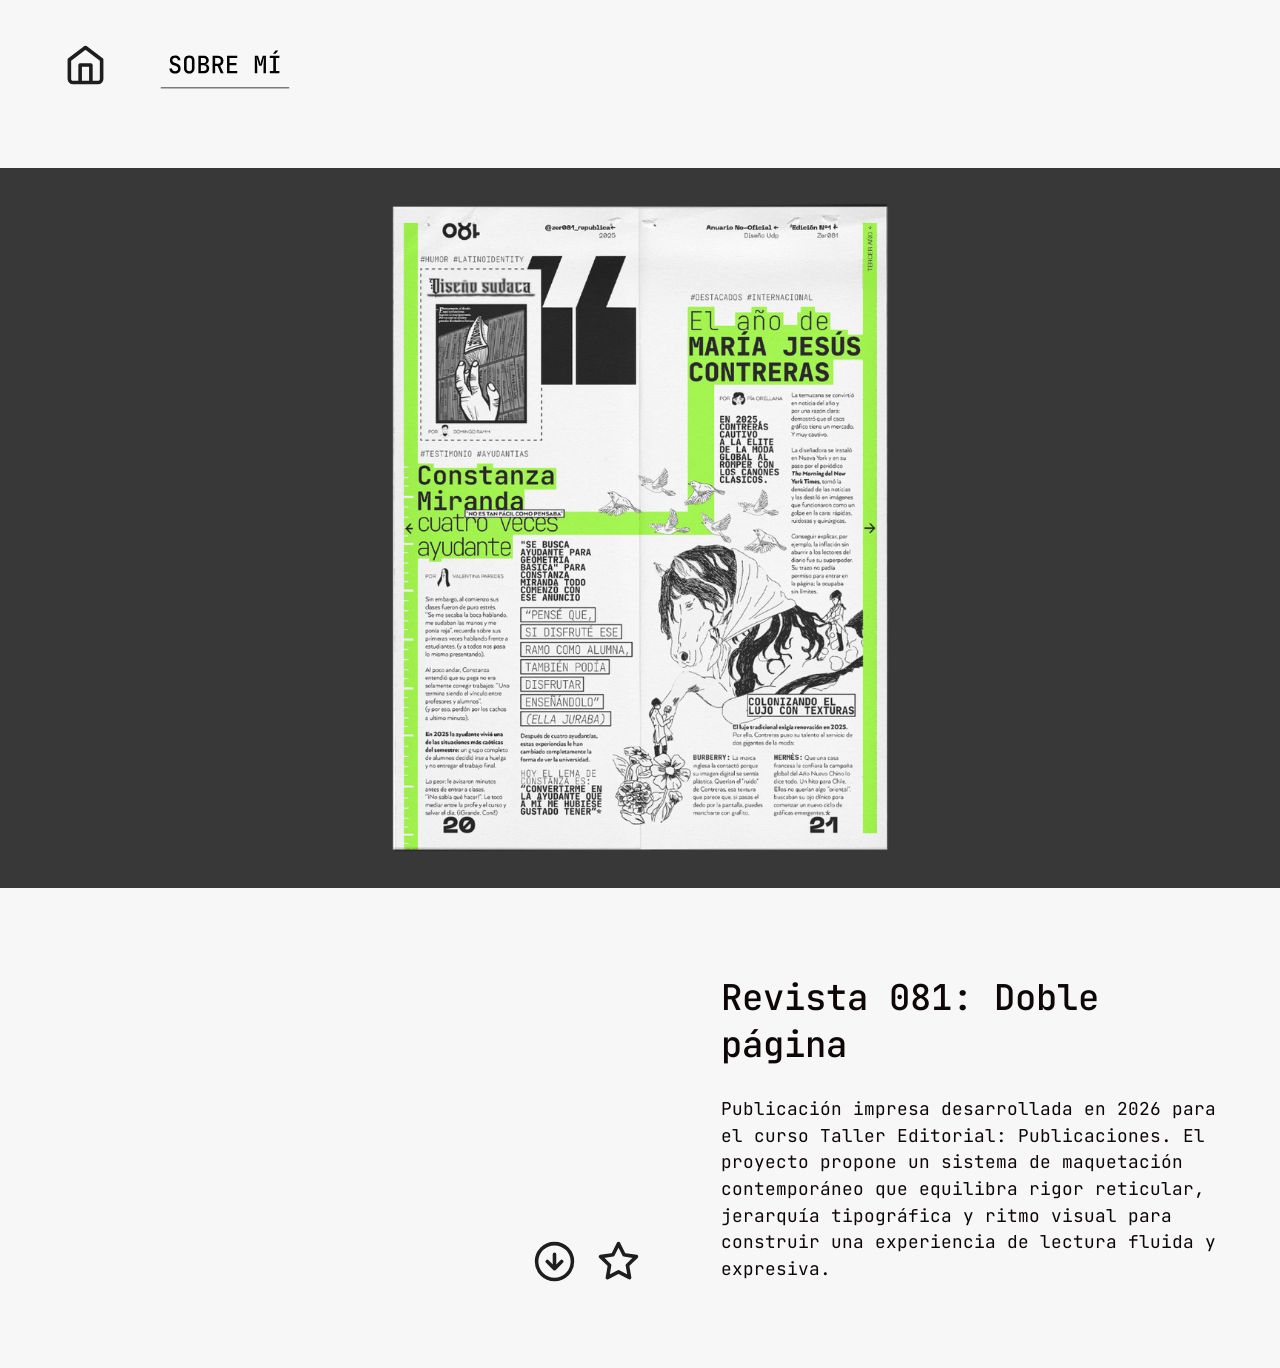
<file: proyecto-05.html>
<!DOCTYPE html>
<html lang="es">
<head>
  <meta charset="UTF-8">
  <meta name="viewport" content="width=device-width, initial-scale=1.0">
  <title>Revista 081: Doble página | Karoline Muñoz</title>
  <link rel="stylesheet" href="styles.css">
</head>

<body>
  <header class="cabecera cabecera-proyecto">
    <a class="icono-home" href="index.html" aria-label="Volver al inicio">
      <img src="home.svg" alt="" width="48" height="48">
    </a>
    <nav>
    <a class="nav-sobre-mi" href="index.html#sobre-mi">
        <img class="normal" src="sobre-mi.svg" alt="Sobre mí" width="259" height="64">
        <img class="hover" src="sobre-mi-hover.svg" alt="" width="259" height="64">
      </a>
    </nav>
  </header>

  <main class="detalle">
    <section class="galeria">
      <img class="completa" src="proyecto-05.png" alt="Revista 081: Doble página, imagen 1">
    </section>

    <section class="detalle-info">
      <div class="acciones">
        <a class="icono" href="proyecto-05.png" download aria-label="Descargar imagen del proyecto">
          <img class="normal" src="descargar.svg" alt="" width="48" height="48">
          <img class="hover" src="descargar-hover.svg" alt="" width="48" height="48">
        </a>
        <label class="icono estrella" aria-label="Marcar como favorito">
          <input type="checkbox">
          <img class="normal" src="estrella.svg" alt="" width="48" height="48">
          <img class="activa" src="estrella-activa.svg" alt="" width="48" height="48">
        </label>
      </div>
      <div class="texto-proyecto">
        <h1>Revista 081: Doble página</h1>
        <p>Publicación impresa desarrollada en 2026 para el curso Taller Editorial: Publicaciones. El proyecto propone un sistema de maquetación contemporáneo que equilibra rigor reticular, jerarquía tipográfica y ritmo visual para construir una experiencia de lectura fluida y expresiva.</p>
      </div>
    </section>
  </main>
</body>
</html>
</file>
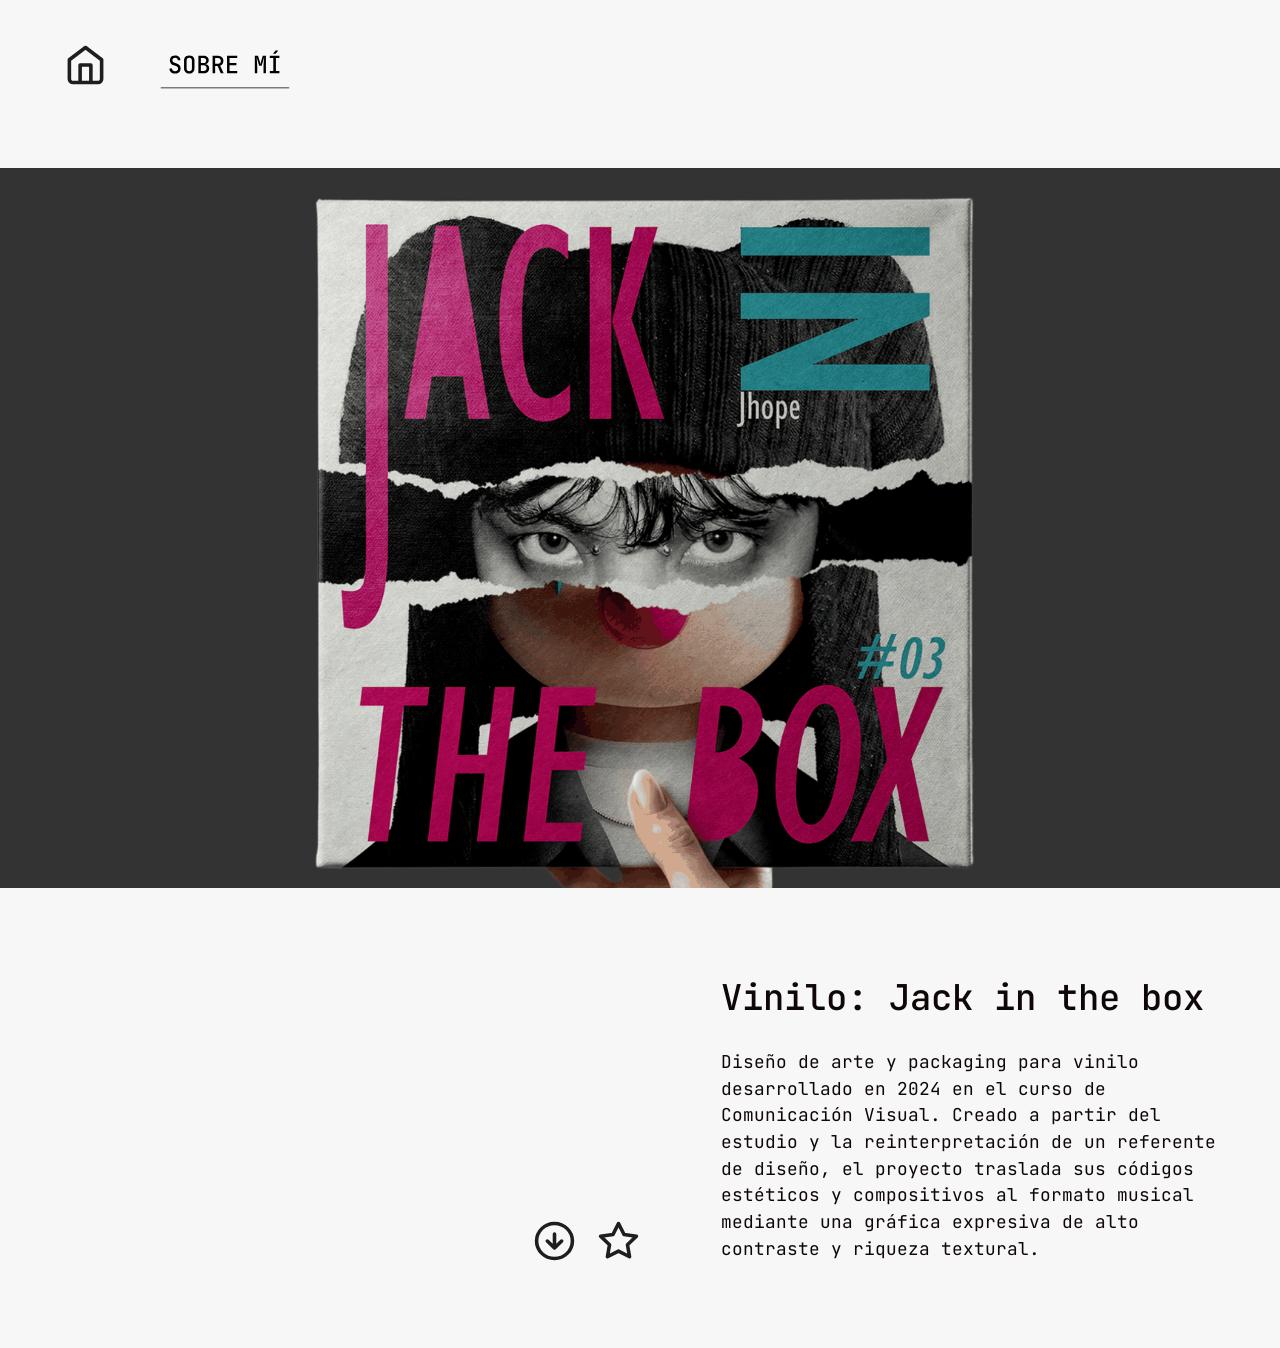
<file: proyecto-06.html>
<!DOCTYPE html>
<html lang="es">
<head>
  <meta charset="UTF-8">
  <meta name="viewport" content="width=device-width, initial-scale=1.0">
  <title>Vinilo: Jack in the box | Karoline Muñoz</title>
  <link rel="stylesheet" href="styles.css">
</head>

<body>
  <header class="cabecera cabecera-proyecto">
    <a class="icono-home" href="index.html" aria-label="Volver al inicio">
      <img src="home.svg" alt="" width="48" height="48">
    </a>
    <nav>
       <a class="nav-sobre-mi" href="index.html#sobre-mi">
        <img class="normal" src="sobre-mi.svg" alt="Sobre mí" width="259" height="64">
        <img class="hover" src="sobre-mi-hover.svg" alt="" width="259" height="64">
      </a>
    </nav>
  </header>

  <main class="detalle">
    <section class="galeria">
      <img class="completa" src="proyecto-06.png" alt="Vinilo: Jack in the box, imagen 1">
    </section>

    <section class="detalle-info">
      <div class="acciones">
        <a class="icono" href="proyecto-06.png" download aria-label="Descargar imagen del proyecto">
          <img class="normal" src="descargar.svg" alt="" width="48" height="48">
          <img class="hover" src="descargar-hover.svg" alt="" width="48" height="48">
        </a>
        <label class="icono estrella" aria-label="Marcar como favorito">
          <input type="checkbox">
          <img class="normal" src="estrella.svg" alt="" width="48" height="48">
          <img class="activa" src="estrella-activa.svg" alt="" width="48" height="48">
        </label>
      </div>
      <div class="texto-proyecto">
        <h1>Vinilo: Jack in the box</h1>
        <p>Diseño de arte y packaging para vinilo desarrollado en 2024 en el curso de Comunicación Visual. Creado a partir del estudio y la reinterpretación de un referente de diseño, el proyecto traslada sus códigos estéticos y compositivos al formato musical mediante una gráfica expresiva de alto contraste y riqueza textural.</p>
      </div>
    </section>
  </main>
</body>
</html>
</file>
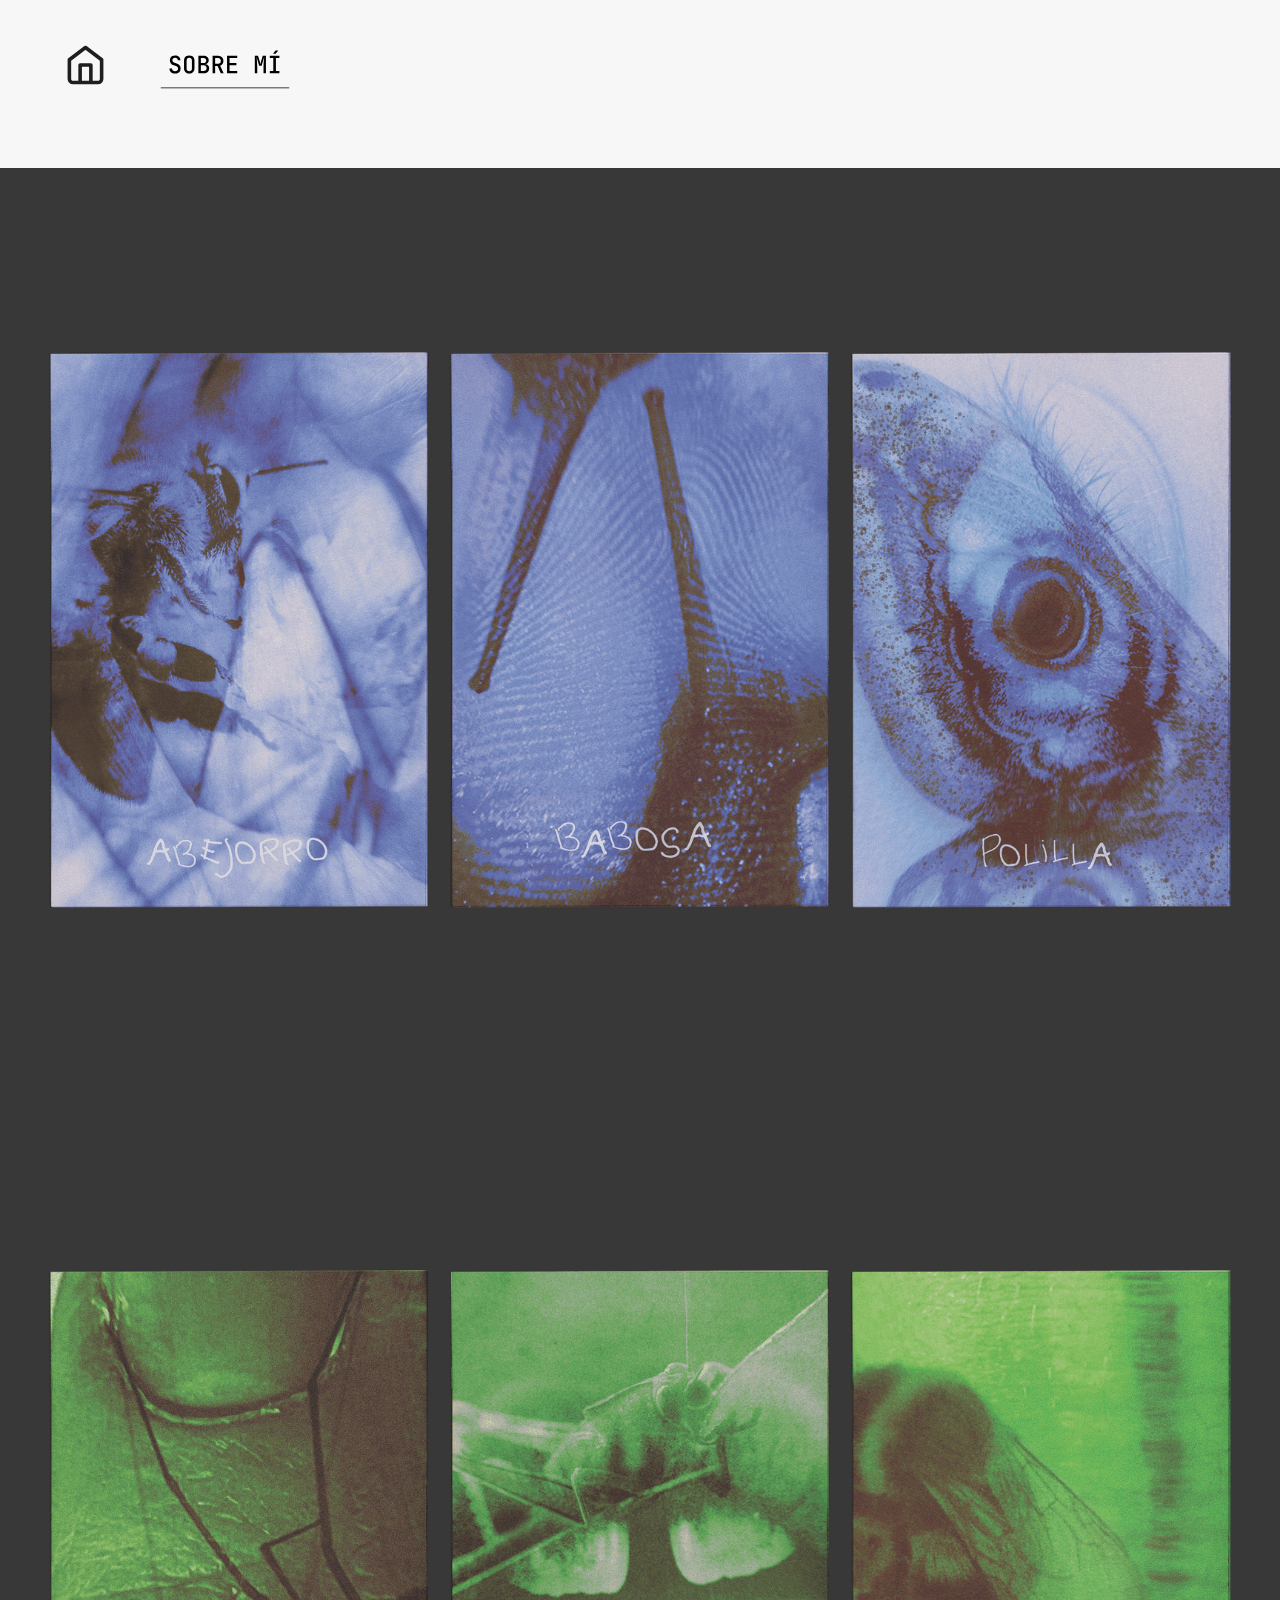
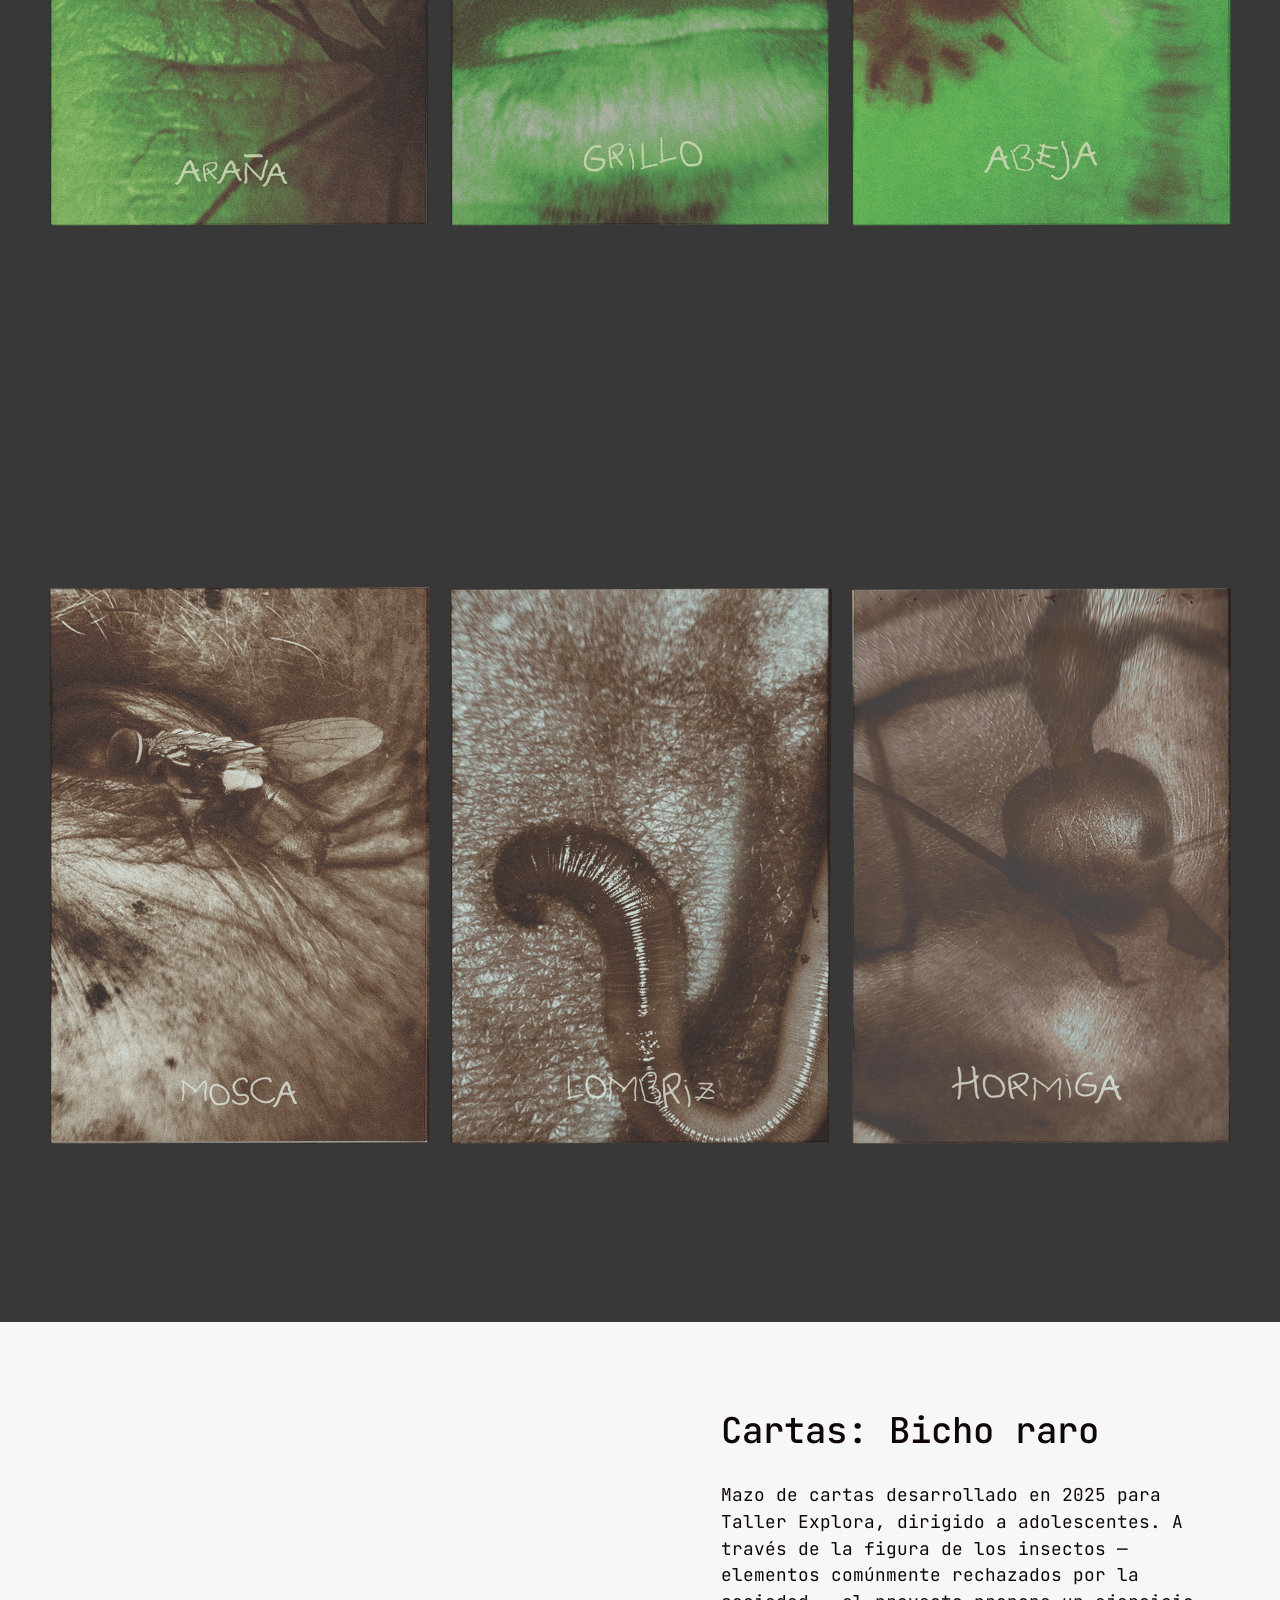
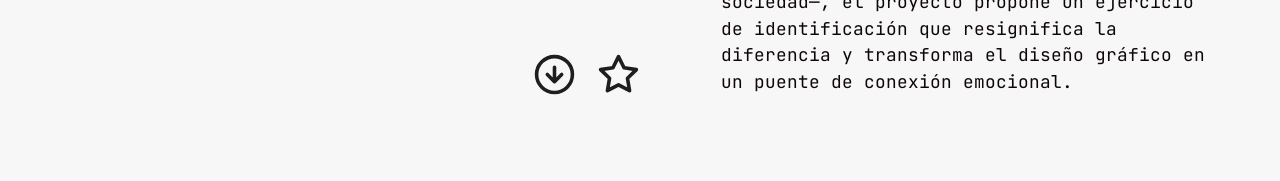
<file: proyecto-07.html>
<!DOCTYPE html>
<html lang="es">
<head>
  <meta charset="UTF-8">
  <meta name="viewport" content="width=device-width, initial-scale=1.0">
  <title>Cartas: Bicho raro | Karoline Muñoz</title>
  <link rel="stylesheet" href="styles.css">
</head>

<body>
  <header class="cabecera cabecera-proyecto">
    <a class="icono-home" href="index.html" aria-label="Volver al inicio">
      <img src="home.svg" alt="" width="48" height="48">
    </a>
    <nav>
    <a class="nav-sobre-mi" href="index.html#sobre-mi">
        <img class="normal" src="sobre-mi.svg" alt="Sobre mí" width="259" height="64">
        <img class="hover" src="sobre-mi-hover.svg" alt="" width="259" height="64">
      </a>
    </nav>
  </header>

  <main class="detalle">
    <section class="galeria">
      <img class="completa" src="bicho raro1.png" alt="Cartas: Bicho raro, imagen 1">
      <img class="completa" src="bicho raro 2.png" alt="Cartas: Bicho raro, imagen 2">
      <img class="completa" src="bicho raro 3.png" alt="Cartas: Bicho raro, imagen 3">
    </section>

    <section class="detalle-info">
      <div class="acciones">
        <a class="icono" href="proyecto-07.png" download aria-label="Descargar imagen del proyecto">
          <img class="normal" src="descargar.svg" alt="" width="48" height="48">
          <img class="hover" src="descargar-hover.svg" alt="" width="48" height="48">
        </a>
        <label class="icono estrella" aria-label="Marcar como favorito">
          <input type="checkbox">
          <img class="normal" src="estrella.svg" alt="" width="48" height="48">
          <img class="activa" src="estrella-activa.svg" alt="" width="48" height="48">
        </label>
      </div>
      <div class="texto-proyecto">
        <h1>Cartas: Bicho raro</h1>
        <p>Mazo de cartas desarrollado en 2025 para Taller Explora, dirigido a adolescentes. A través de la figura de los insectos —elementos comúnmente rechazados por la sociedad—, el proyecto propone un ejercicio de identificación que resignifica la diferencia y transforma el diseño gráfico en un puente de conexión emocional.</p>
      </div>
    </section>
  </main>
</body>
</html>
</file>
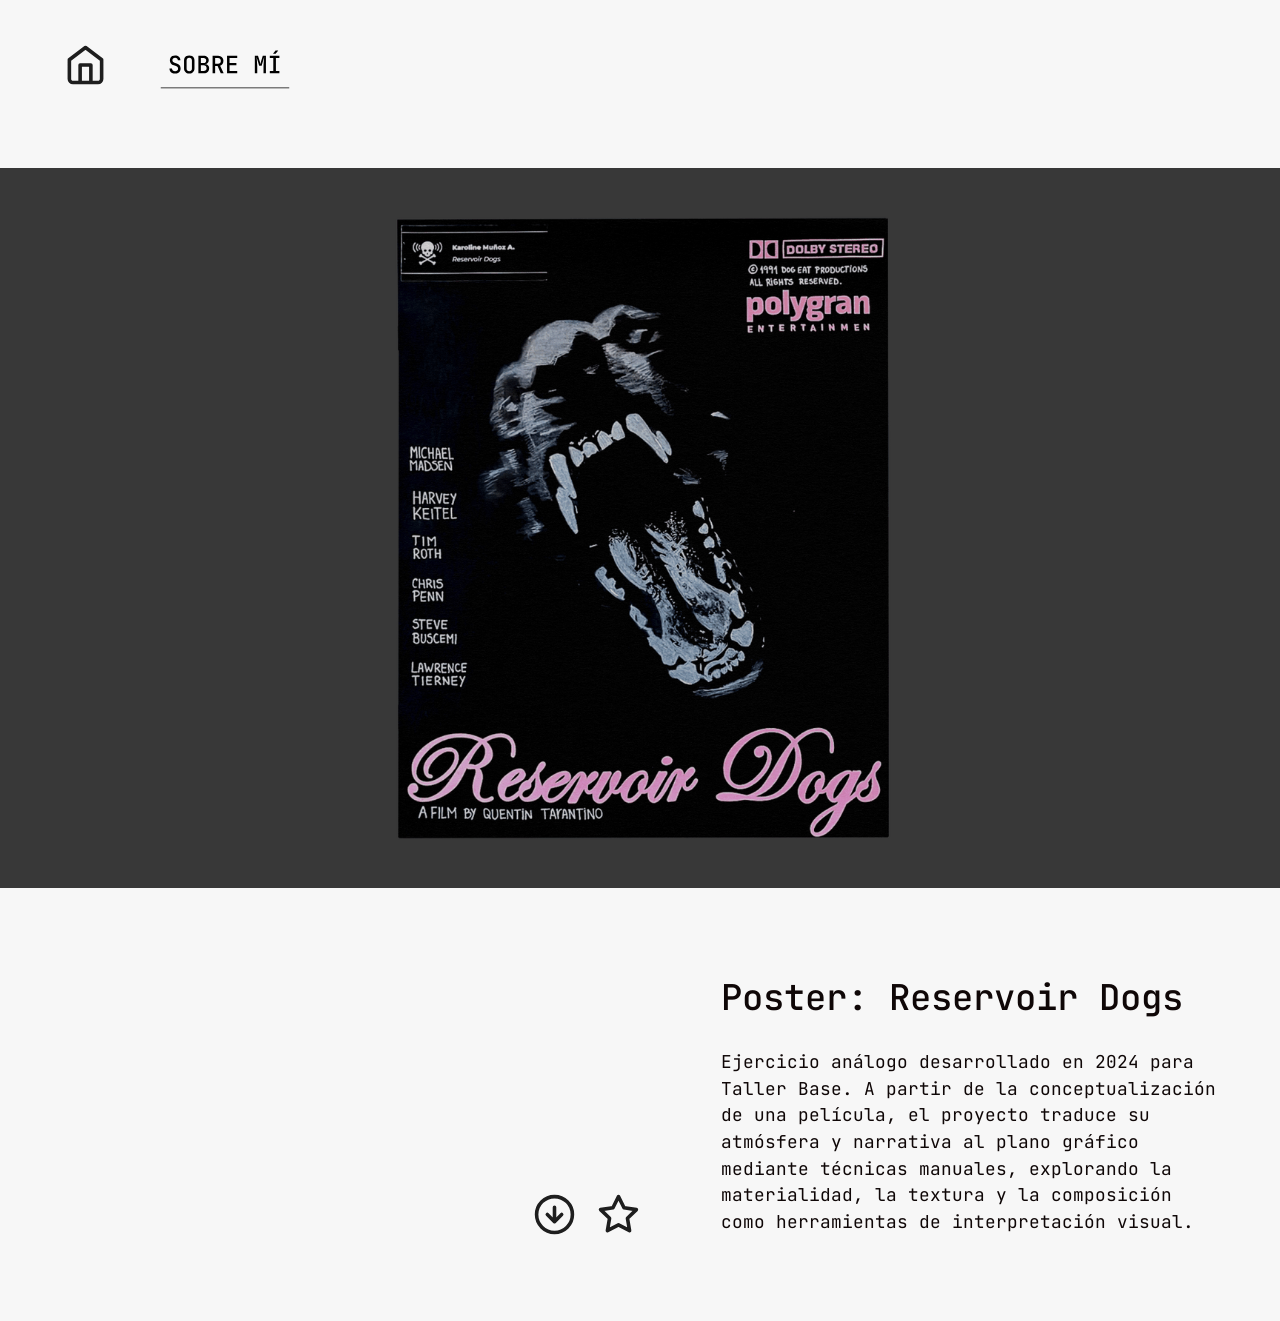
<file: proyecto-08.html>
<!DOCTYPE html>
<html lang="es">
<head>
  <meta charset="UTF-8">
  <meta name="viewport" content="width=device-width, initial-scale=1.0">
  <title>Póster: Reservoir Dogs | Karoline Muñoz</title>
  <link rel="stylesheet" href="styles.css">
</head>

<body>
  <header class="cabecera cabecera-proyecto">
    <a class="icono-home" href="index.html" aria-label="Volver al inicio">
      <img src="home.svg" alt="" width="48" height="48">
    </a>
    <nav>
    <a class="nav-sobre-mi" href="index.html#sobre-mi">
        <img class="normal" src="sobre-mi.svg" alt="Sobre mí" width="259" height="64">
        <img class="hover" src="sobre-mi-hover.svg" alt="" width="259" height="64">
      </a>
    </nav>
  </header>

  <main class="detalle">
    <section class="galeria">
      <img class="completa" src="proyecto-08.png" alt="Poster: Reservoir Dogs, imagen 1">
    </section>

    <section class="detalle-info">
      <div class="acciones">
        <a class="icono" href="proyecto-08.png" download aria-label="Descargar imagen del proyecto">
          <img class="normal" src="descargar.svg" alt="" width="48" height="48">
          <img class="hover" src="descargar-hover.svg" alt="" width="48" height="48">
        </a>
        <label class="icono estrella" aria-label="Marcar como favorito">
          <input type="checkbox">
          <img class="normal" src="estrella.svg" alt="" width="48" height="48">
          <img class="activa" src="estrella-activa.svg" alt="" width="48" height="48">
        </label>
      </div>
      <div class="texto-proyecto">
        <h1>Poster: Reservoir Dogs</h1>
        <p>Ejercicio análogo desarrollado en 2024 para Taller Base. A partir de la conceptualización de una película, el proyecto traduce su atmósfera y narrativa al plano gráfico mediante técnicas manuales, explorando la materialidad, la textura y la composición como herramientas de interpretación visual.</p>
      </div>
    </section>
  </main>
</body>
</html>
</file>
<file: styles.css>
/* =========================================================
   Portafolio Karoline Muñoz
   Solo flexbox + unidades rem y %. Sin grid, position ni frameworks.
   Medidas tomadas del diseño de Figma (escritorio 1440px, 1rem = 16px)
   ========================================================= */

/* ---------- 1. Tipografía JetBrains Mono ---------- */
@font-face {
  font-family: "JetBrains Mono";
  src: url("jetbrain/JetBrainsMono-Regular.ttf") format("truetype");
  font-weight: 400;
  font-style: normal;
}

@font-face {
  font-family: "JetBrains Mono";
  src: url("jetbrain/JetBrainsMono-Medium.ttf") format("truetype");
  font-weight: 500;
  font-style: normal;
}

@font-face {
  font-family: "JetBrains Mono";
  src: url("jetbrain/JetBrainsMono-Bold.ttf") format("truetype");
  font-weight: 700;
  font-style: normal;
}

/* ---------- 2. Variables y reset ---------- */
:root {
  /* Paleta */
  --color-blanco: #F7F7F7;
  --color-rojo: #AF0000;
  --color-negro: #0F0707;

  --color-fondo: var(--color-blanco);
  --color-texto: var(--color-negro);
  --color-acento: var(--color-rojo);
  --color-panel: #0f0f0f; /* gris de los paneles de proyectos */

  --fuente: "JetBrains Mono", "Courier New", monospace;

  /* Tamaños de texto (escritorio) */
  --tam-logo: 2.5rem;      /* 40px · Bold    */
  --tam-titulo: 2.5rem;    /* 40px · Bold */
  --tam-nav: 1.65rem;      /* ~26px · Medium */
  --tam-cuerpo: 1.65rem;   /* ~26px · Medium */
  --tam-lista: 1.25rem;    /* 20px · Regular */
}

* {
  box-sizing: border-box;
  margin: 0;
  padding: 0;
}

/* El diseño (en rem) escala como en Figma sin usar otra media query:
   16px desde 1440px y proporcionalmente menos en ventanas más angostas.
   En mobile se vuelve a 16px dentro de la media query de mobile. */
html {
   font-size: clamp(0.6rem, 1.111vw, 1.2rem);
  max-width: 100%;
  overflow-x: hidden; /* seguro extra contra el scroll horizontal */
}

/* Texto solo para lectores de pantalla (no se ve) */
.oculto {
  width: 1px;
  height: 1px;
  overflow: hidden;
  clip-path: inset(50%);
  white-space: nowrap;
}

body {
  display: flex;
  flex-direction: column;
  max-width: 100%;
  overflow-x: hidden;
  background-color: var(--color-fondo);
  color: var(--color-texto);
  font-family: var(--fuente);
  font-weight: 400;
  line-height: normal; /* "Auto" en Figma */
   cursor: url("cursor.svg") 16 16, auto;
}

/* Cursor personalizado también sobre enlaces y botones */
a,
label {
  cursor: url("cursor.svg") 16 16, pointer;
}

img {
  display: block;
  max-width: 100%;
}

a {
  color: inherit;
  text-decoration: none;
}

/* ---------- 3. Cabecera ---------- */
/* z-index funciona en ítems flex: deja el menú por encima de la portada */
.cabecera {
  z-index: 1;
  display: flex;
  flex-wrap: wrap; /* si no cabe, el menú baja a otra línea */
  justify-content: space-between;
  align-items: flex-start;
  gap: 0.5rem 1rem;
  padding: 1rem 7.3% 0 3rem;
}

/* Logo: efecto de escritura, una sola vez al abrir la página.
   11 caracteres = 11 cuadros, uno cada 400 ms (10 pasos x 400 ms = 4 s).
   En JetBrains Mono cada letra mide 0.6 del tamaño de fuente. */
.logo {
  box-sizing: content-box; /* el cursor no le quita espacio a las letras */
  flex-shrink: 0;          /* el logo no se comprime ni se recorta */
  margin-top: 0.625rem;
  overflow: hidden;
  white-space: nowrap;
  font-size: var(--tam-logo);
  font-weight: 700;
  border-right: 0.0625rem solid var(--color-texto); /* cursor */
  animation: escribir-logo 4s steps(10, end) both;
}

@keyframes escribir-logo {
  from { width: calc(var(--tam-logo) * 0.6); }       /* "2"           */
  to   { width: calc(var(--tam-logo) * 0.6 * 11); }  /* "258ALMENDRA" */
}

/* Flecha BAJAR: solo existe en el diseño mobile */
.bajar {
  display: none;
}

.cabecera nav {
  display: flex;
  align-items: flex-start;
  gap: 5rem;   /* ← cambia este número */
}

/* Botones del menú: son los SVG de mis componentes de Figma
   (BOTÓN PROYECTOS y BOTÓN SOBRE MÍ), un archivo por variante.
   Los dos SVG de cada botón tienen el mismo tamaño y el texto en el
   mismo lugar, así que al cambiar de uno a otro solo cambia la línea. */
.cabecera nav a {
  display: flex;
}

/* 64px de alto en Figma (3.33rem); el ancho sale solo */
.cabecera nav img {
  width: auto;
  max-width: none;
  height: 3.33rem;
}

/* El SVG incluye el espacio donde crece la línea en el hover.
   El margin negativo hace que ese espacio no empuje al otro botón. */
.cabecera nav .nav-proyectos img {
  margin: 0 -0.885rem 0 -0.833rem;
}

.cabecera nav .nav-sobre-mi img {
  margin: 0 -2.21rem;
}

/* Variante hover: se cambia un SVG por el otro */
.cabecera nav .hover {
  display: none;
}

.cabecera nav a:hover .normal,
.cabecera nav a:focus-visible .normal {
  display: none;
}

.cabecera nav a:hover .hover,
.cabecera nav a:focus-visible .hover {
  display: block;
}

/* ---------- 4. Portada ---------- */
main {
  display: flex;
  flex-direction: column;
  align-items: center;
}

.portada {
  display: flex;
  justify-content: center;
  width: 100%;
  margin-top: -2.5rem;
}

.portada img {
  width: auto;
  max-width: 100%;    /* nunca más ancha que la ventana */
  height: auto;
  max-height: 50rem;  /* en escritorio mantiene el tamaño de Figma */
}

/* ---------- 5. Proyectos ---------- */
.proyectos {
  display: flex;
  flex-direction: column;
  align-items: center;
  gap: 7.5rem;
  width: 86%;
}

.proyecto {
  display: flex;
  justify-content: center;
  width: 100%;
}

.proyecto img {
  max-width: 100%;
  height: auto;
  margin: 0 auto;
  transition: filter 0.3s;
}

/* Cada proyecto es un enlace a su página de detalle */
.proyecto:hover img,
.proyecto:focus-visible img {
  filter: blur(0.05rem)
}

/* ---------- 6. Sobre mí ---------- */
.sobre-mi {
  display: flex;
  align-items: flex-end;
  width: 100%;
  margin-top: 13.25rem;
  padding: 0 3.75% 10.4rem 5.07%;
  gap: 2%;
}

.presentacion {
  display: flex;
  flex-direction: column;
  flex: 1 1 28%;
  min-width: 0;
  margin-bottom: 1.8rem;
  font-size: var(--tam-cuerpo);
}

.presentacion h2 {
  margin-bottom: 1.8rem;
  font-size: var(--tam-titulo);
  font-weight: 700;
  text-transform: uppercase;
}

.presentacion p {
  margin-bottom: 1.8rem;
  font-weight: 500;

}

/* "Conocimiento en": es un h3 por semántica, pero se ve como texto normal */
.presentacion h3 {
  margin-bottom: 2rem;
  font-size: var(--tam-cuerpo);
  font-weight: 500;
}

.presentacion ul {
  list-style: disc inside;
  font-size: var(--tam-lista);
  text-transform: uppercase;
}

/* Tamaño de la muñeca: cambia el 30% (más grande = 35%, 40%...) */
.sobre-mi > img {
  flex: 1 1 28%;
  min-width: 0;
  height: auto;
}

.contacto {
  display: flex;
  flex-direction: column;
  flex: 1 1 34%;
  min-width: 0;
  gap: 1.5rem;
  margin-bottom: 9.8rem;
  font-style: normal; /* <address> viene en cursiva por defecto */
  font-size: var(--tam-cuerpo);
  min-width: max-content; /* la columna nunca es más angosta que el correo */
  font-weight: 500;
}

.contacto a {
  display: flex;
  align-items: center;
  gap: 0.75rem;
  white-space: nowrap; /* el correo no se corta en dos líneas */
  font-weight: 500;
}

/* Íconos de Instagram y correo (48px en desktop como en Figma) */
.contacto img {
  flex-shrink: 0;
  width: 3rem;
  height: 3rem;
}

/* ---------- 7. Página de detalle de proyecto ---------- */
.cabecera-proyecto {
  justify-content: flex-start;
  align-items: center;
  gap: 3.8rem;
  padding: 2.9rem 5% 5.6rem;
}

/* Íconos del UI kit (carpeta iconos/): 48px como en Figma */
.icono-home,
.icono {
  display: flex;
  justify-content: center;
  align-items: center;
  width: 3rem;
  height: 3rem;
  cursor: pointer;
}

.icono-home img,
.icono img {
  width: 3rem;
  height: 3rem;
}

/* Componente DESCARGAR: variante hover de 61px (3.8rem) */
.icono .hover,
.icono .activa {
  display: none;
}

a.icono:hover .normal,
a.icono:focus-visible .normal {
  display: none;
}

a.icono:hover .hover,
a.icono:focus-visible .hover {
  display: block;
  width: 3.8rem;
  height: 3.8rem;
}

.galeria {
  display: flex;
  flex-wrap: wrap;
  width: 100%;
}

.galeria img {
  height: auto;
  object-fit: cover;
}

.galeria .completa {
  width: 100%;
}

.galeria .mitad {
  width: 50%;
}

.detalle-info {
  display: flex;
  justify-content: flex-end;
  align-items: flex-end;
  gap: 7%;
  width: 100%;
  padding: 6rem 5% 6rem;
}

.acciones {
  display: flex;
  gap: 1.5rem;
}

/* Estrella: se rellena al hacer clic (sin JavaScript, con un checkbox) */
.estrella input {
  appearance: none;
  width: 0;
  height: 0;
  margin: 0;
  opacity: 0;
}

/* Al marcarla se cambia por la estrella rellena en rojo */
.estrella input:checked ~ .normal {
  display: none;
}

.estrella input:checked ~ .activa {
  display: block;
}

.estrella:has(input:focus-visible) {
  outline: 0.125rem solid var(--color-acento);
}

.texto-proyecto {
  width: 43%;
}

.texto-proyecto h1 {
  margin-bottom: 2rem;
  font-size: var(--tam-titulo);
  font-weight: 500;
}

.texto-proyecto p {
  font-size: var(--tam-lista);
  line-height: 1.5;
}

/* ---------- 8. Mobile y pantallas chicas (única media query) ----------
   Se activa bajo 48rem (768px) para cubrir también tablets y
   ventanas angostas de escritorio */
@media (max-width: 48rem) {

  html {
    font-size: 100%; /* en mobile 1rem vuelve a ser 16px */
  }

  /* Tamaños de texto mobile */
  :root {
    --tam-logo: 3rem;
    --tam-titulo: 2.25rem;
    --tam-nav: 2rem;
    --tam-cuerpo: 1.25rem;
    --tam-lista: 1rem;
  }

  .presentacion h2 {
    line-height: 1.2;
  }

  /* Botón SOBRE MÍ en mobile: mismo tamaño que en Figma mobile */
  .cabecera nav img {
    height: 4rem;
  }

  .cabecera nav .nav-sobre-mi img {
    margin: 0 -2.656rem;
  }

  /* Layout: la cabecera es la pantalla de inicio de Figma mobile
     (logo al centro, flecha BAJAR y luego el botón SOBRE MÍ centrado) */
  .cabecera {
    flex-direction: column;
    flex-wrap: nowrap;
    align-items: center;
    gap: 0;
    padding: 0 5%;
  }

  .logo {
    margin-top: 45vh;
  }

  .bajar {
    display: flex;
    margin-top: 2rem;
  }

  .bajar img {
    width: 3rem;
    height: 3rem;
  }

  .cabecera nav {
    gap: 1rem;
    margin-top: 45vh;
  }

  /* En mobile el menú solo muestra SOBRE MÍ */
  .cabecera nav .nav-proyectos {
    display: none;
  }

  .portada {
    overflow: hidden;
    margin-top: 0;
  }

  .portada img {
   width: 126%;
    max-width: none;
  }

  .proyectos {
    width: 85.5%;
    gap: 2.3rem;
  }

  .proyecto {
    min-height: 0;
  }

  .proyecto img {
    width: 100%;
  }

  .sobre-mi {
    flex-direction: column;
    align-items: center;
    margin-top: 6rem;
    padding: 0 7% 3rem;
  }

  .presentacion h3 {
    font-weight: 700;
  }

  .presentacion {
    flex: none;
    width: 100%;
    margin-bottom: 2rem;
  }

  .sobre-mi > img {
    flex: none;
    width: 100%;
    margin: 0 0 1.5rem;
  }

  .contacto {
    flex: none;
    align-items: center;
    gap: 0.75rem;
    width: 100%;
    min-width: 0;
    margin: 0;
  }

  /* Detalle de proyecto en mobile: la cabecera vuelve a ser una fila */
  .cabecera-proyecto {
    flex-direction: row;
    gap: 1.5rem;
    padding: 1.5rem 5%;
  }

  .cabecera-proyecto nav {
    margin-top: 0;
  }

  .icono-home,
  .icono,
  .icono-home img,
  .icono img {
    width: 2rem;
    height: 2rem;
  }

  a.icono:hover .hover,
  a.icono:focus-visible .hover {
    width: 2.5rem;
    height: 2.5rem;
  }

  /* En mobile los íconos de contacto miden 24px como en Figma */
  .contacto img {
    width: 1.5rem;
    height: 1.5rem;
  }

  .galeria .mitad {
    width: 100%;
  }

  .detalle-info {
    flex-direction: column-reverse;
    align-items: flex-start;
    gap: 2rem;
    padding: 2.5rem 6% 3rem;
  }

  .texto-proyecto {
    width: 100%;
  }

  .texto-proyecto h1 {
    margin-bottom: 1rem;
  }
}
</file>
